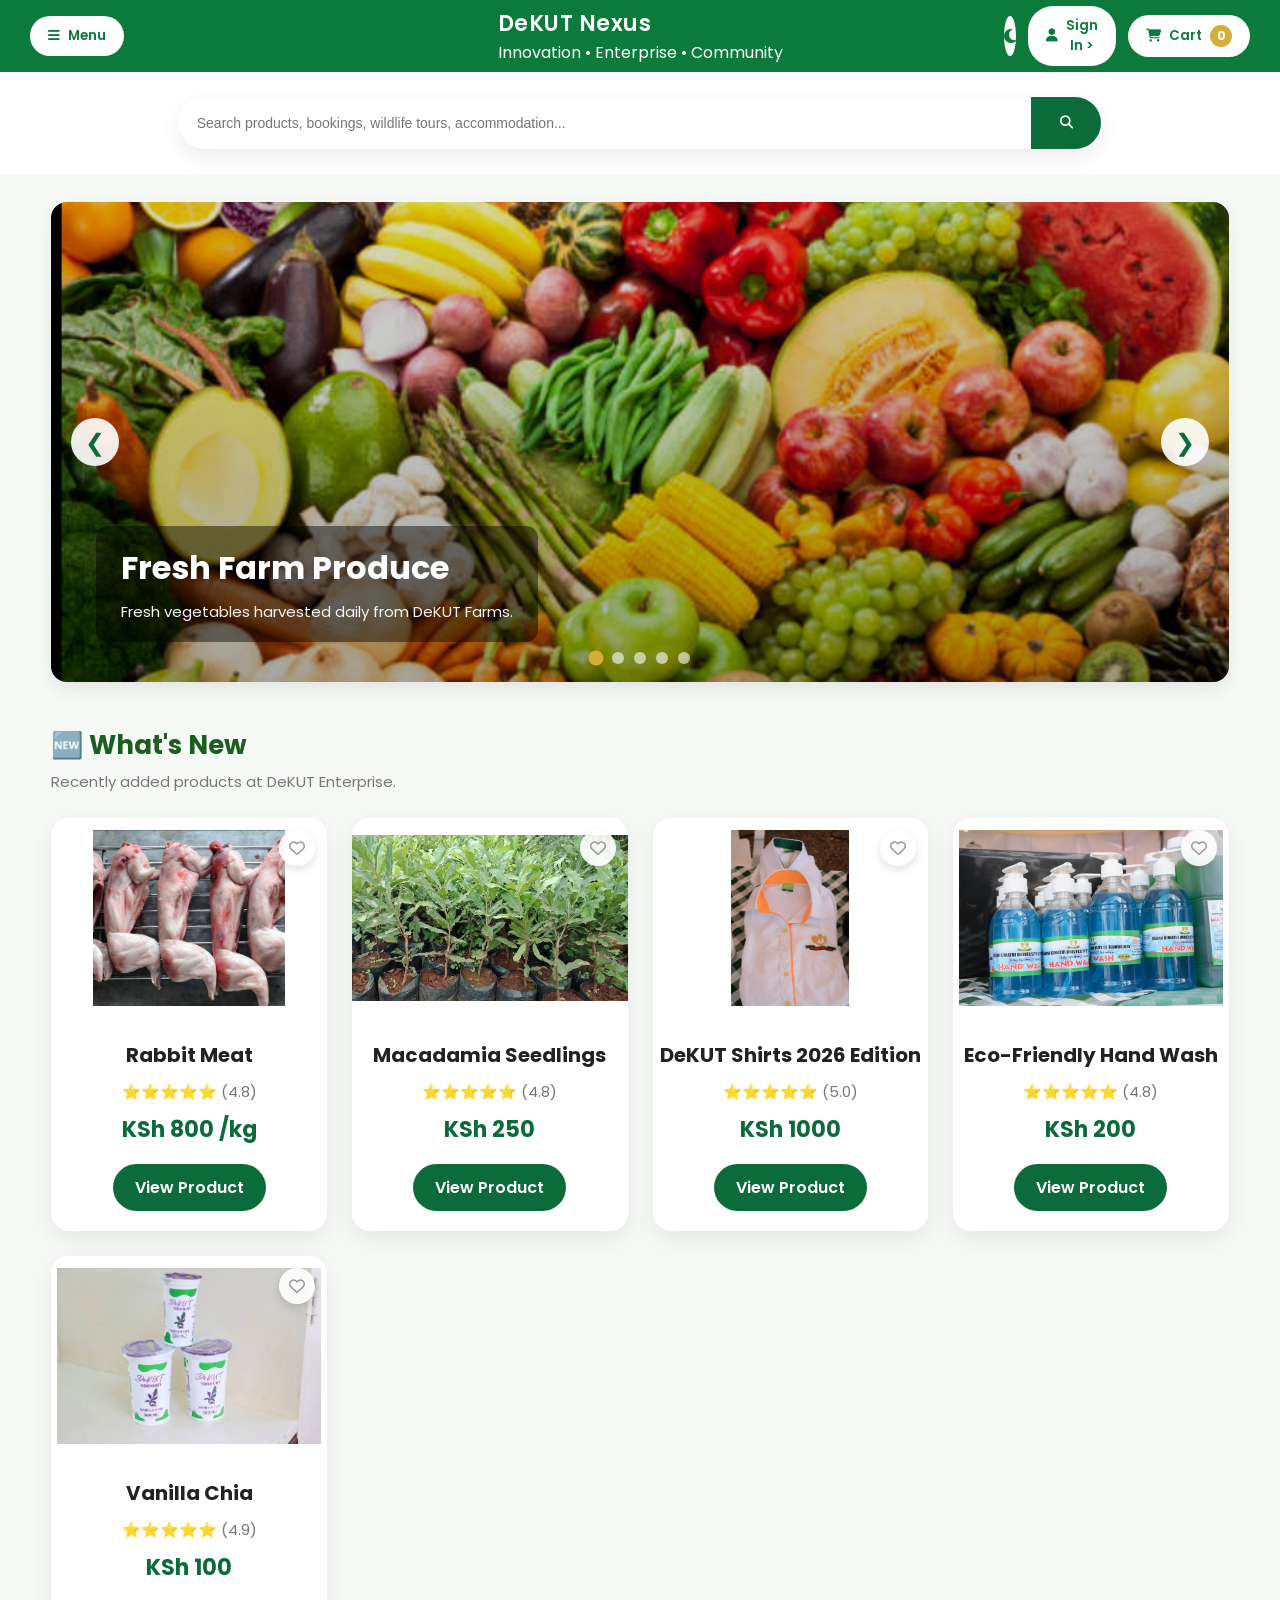
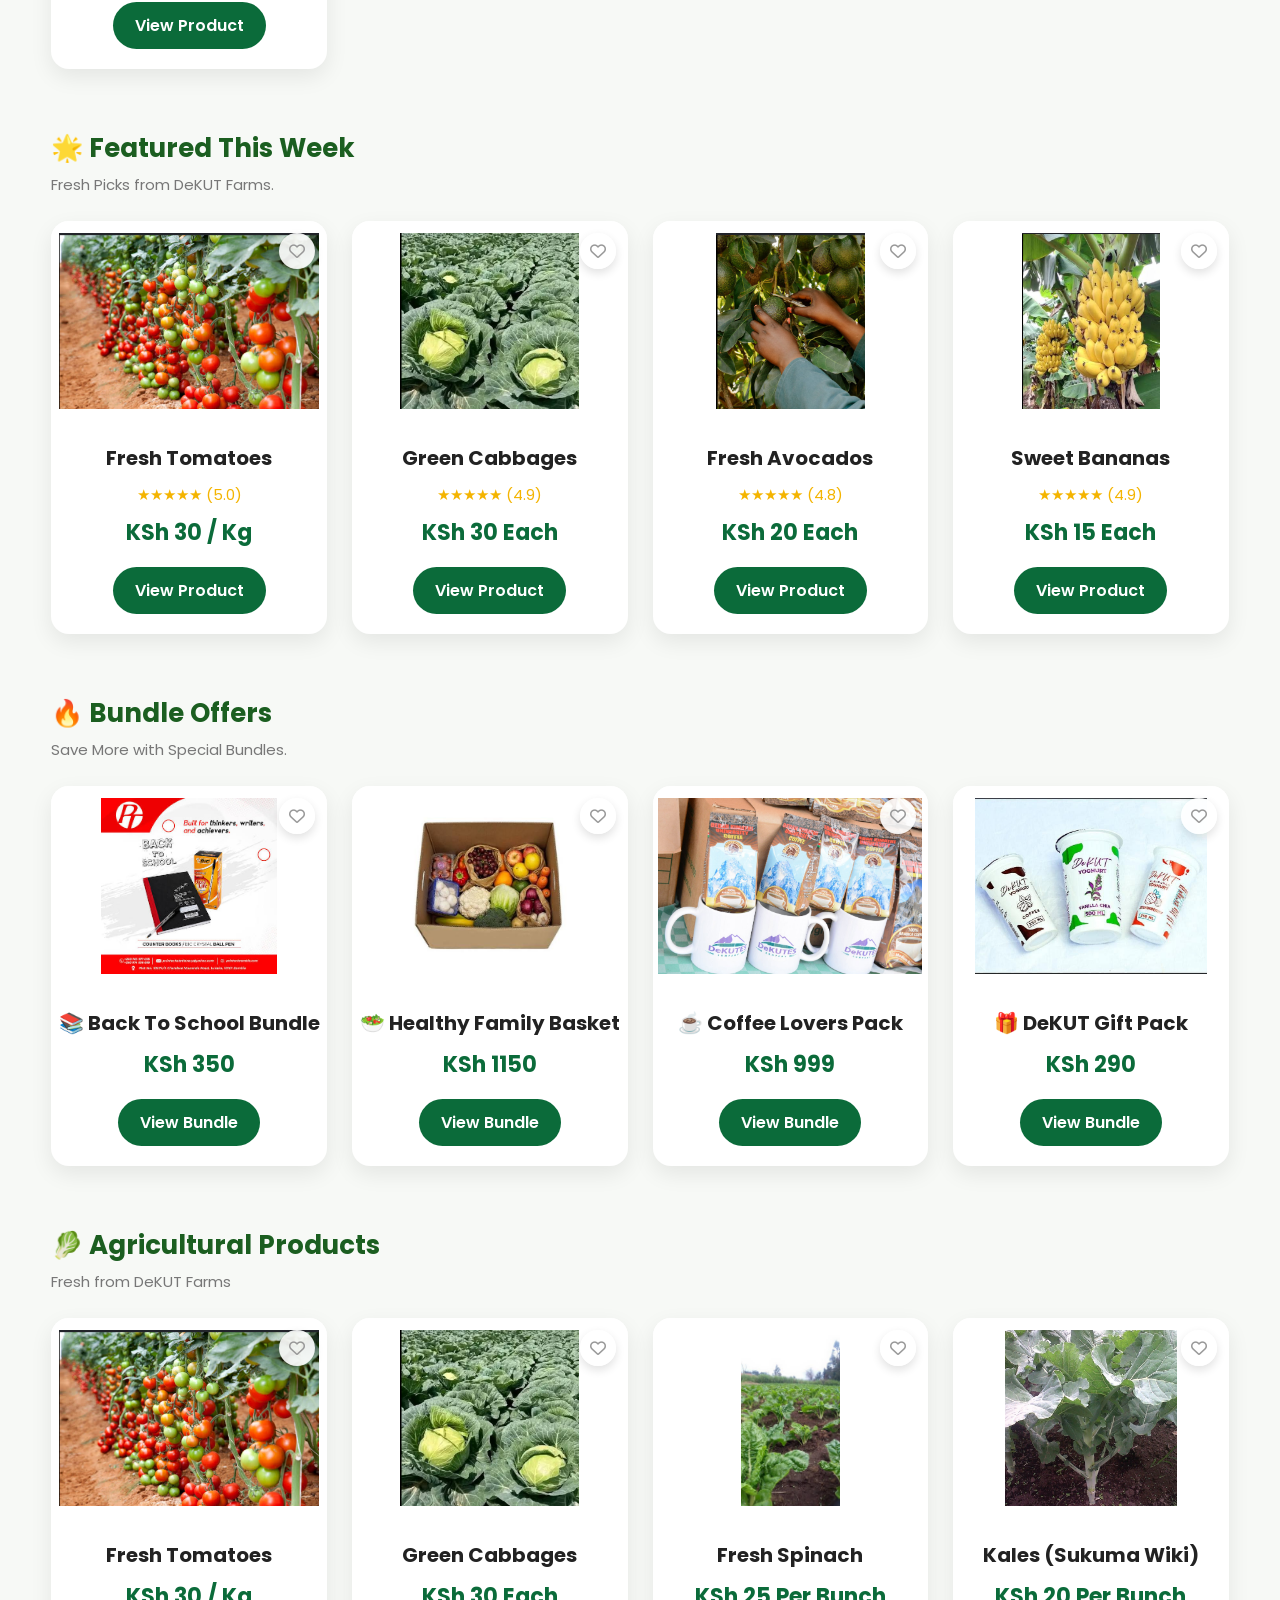
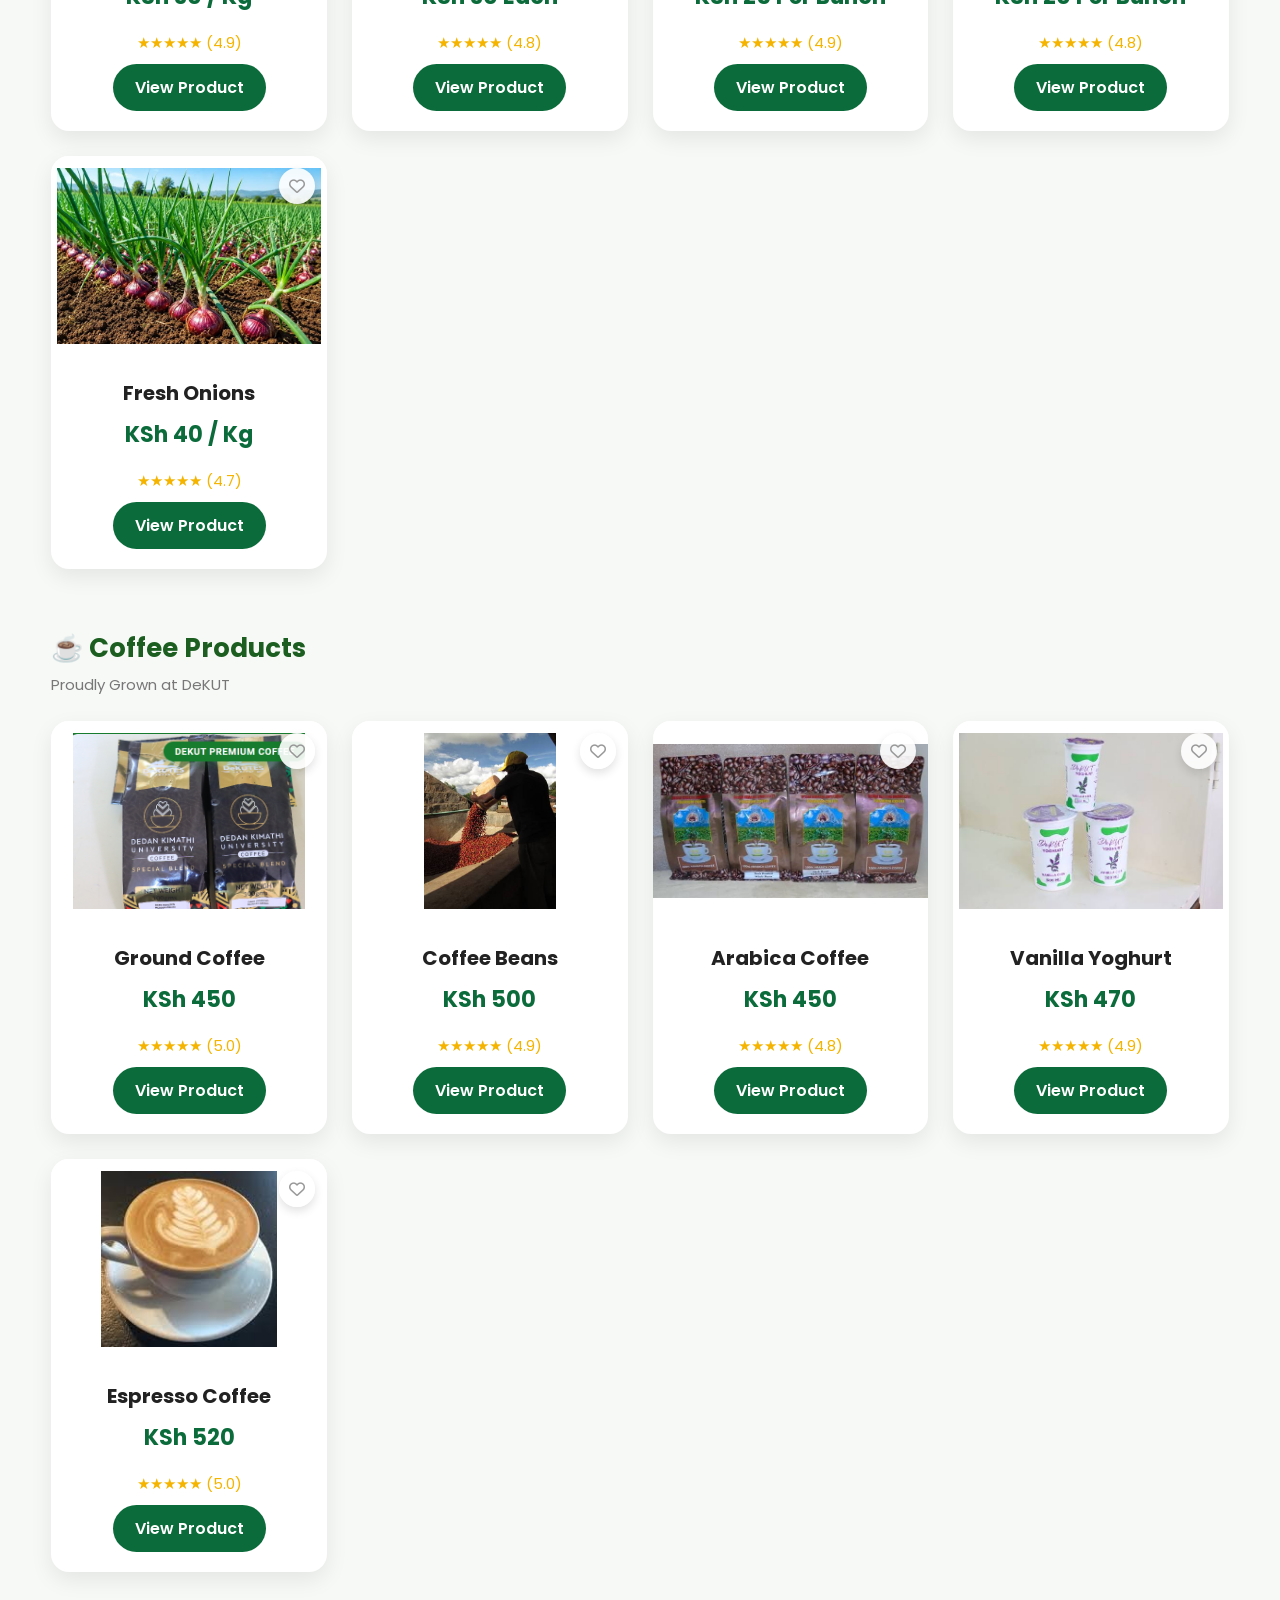
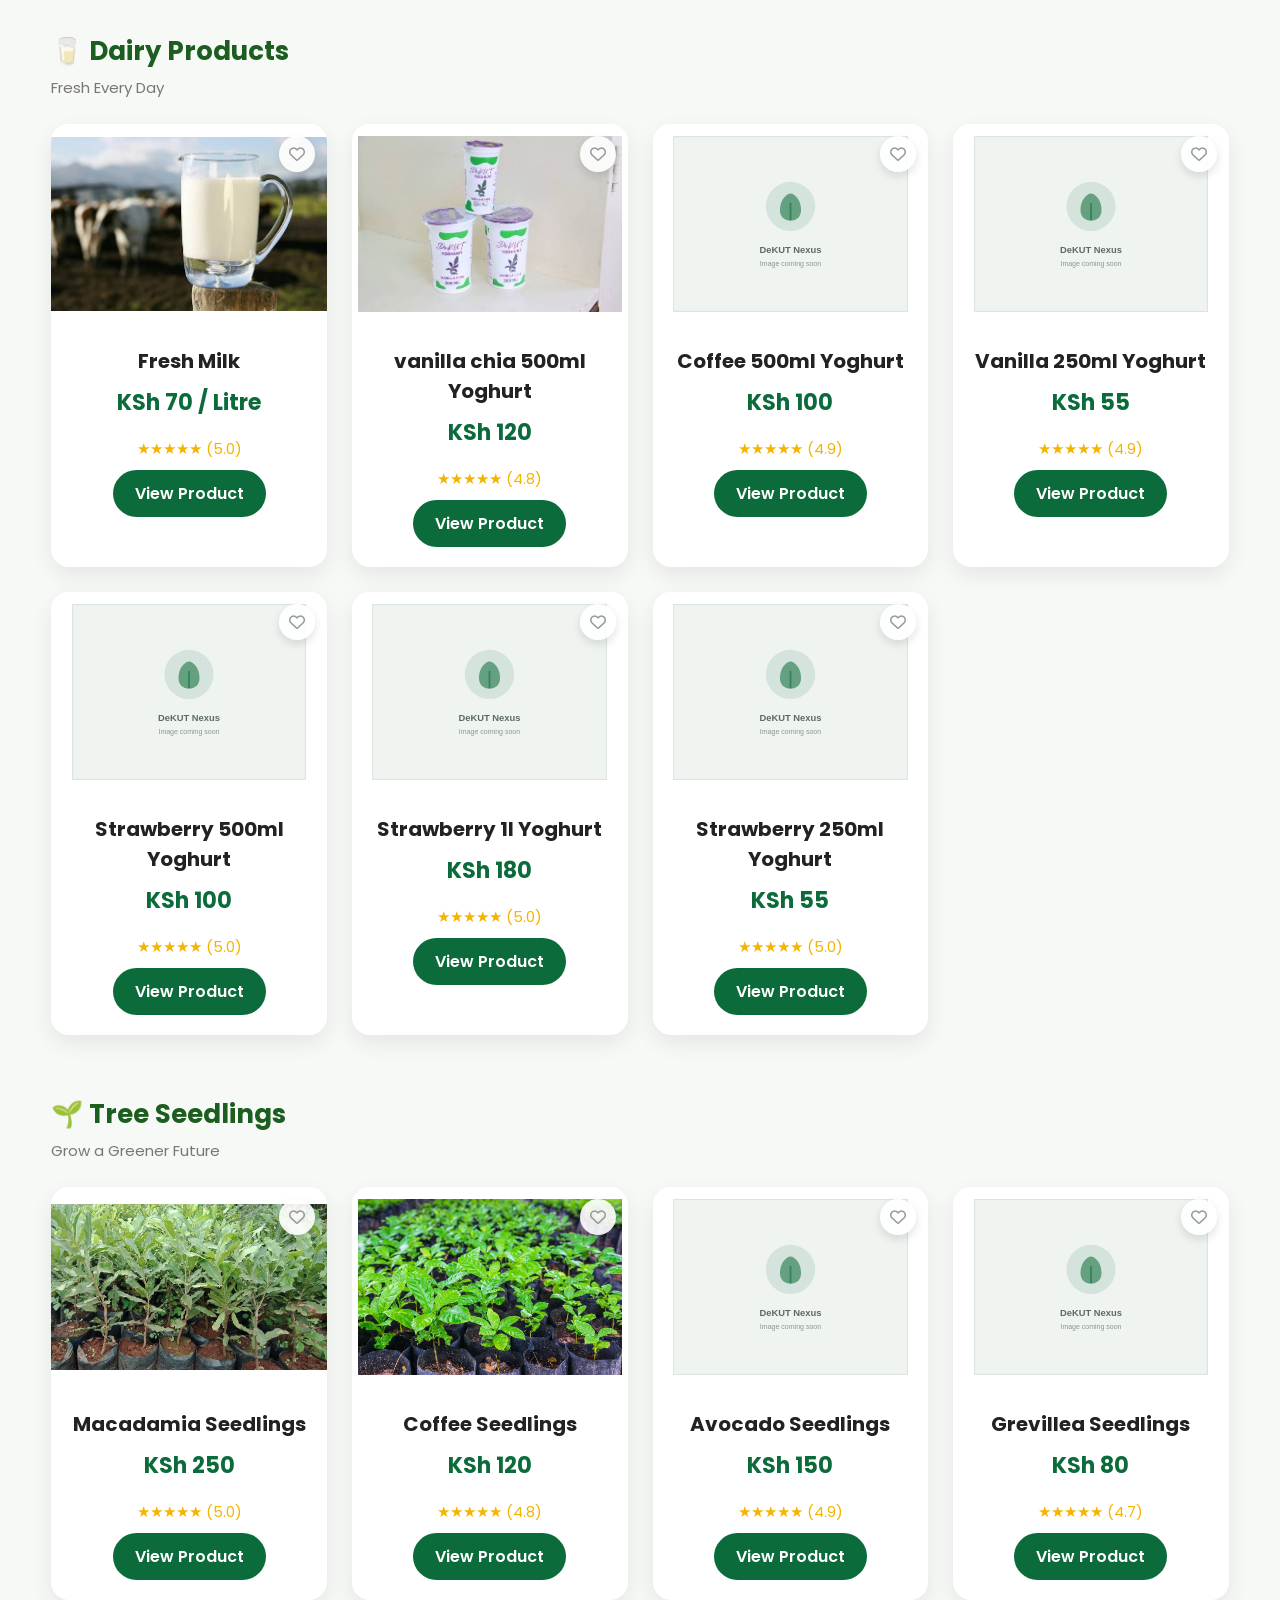
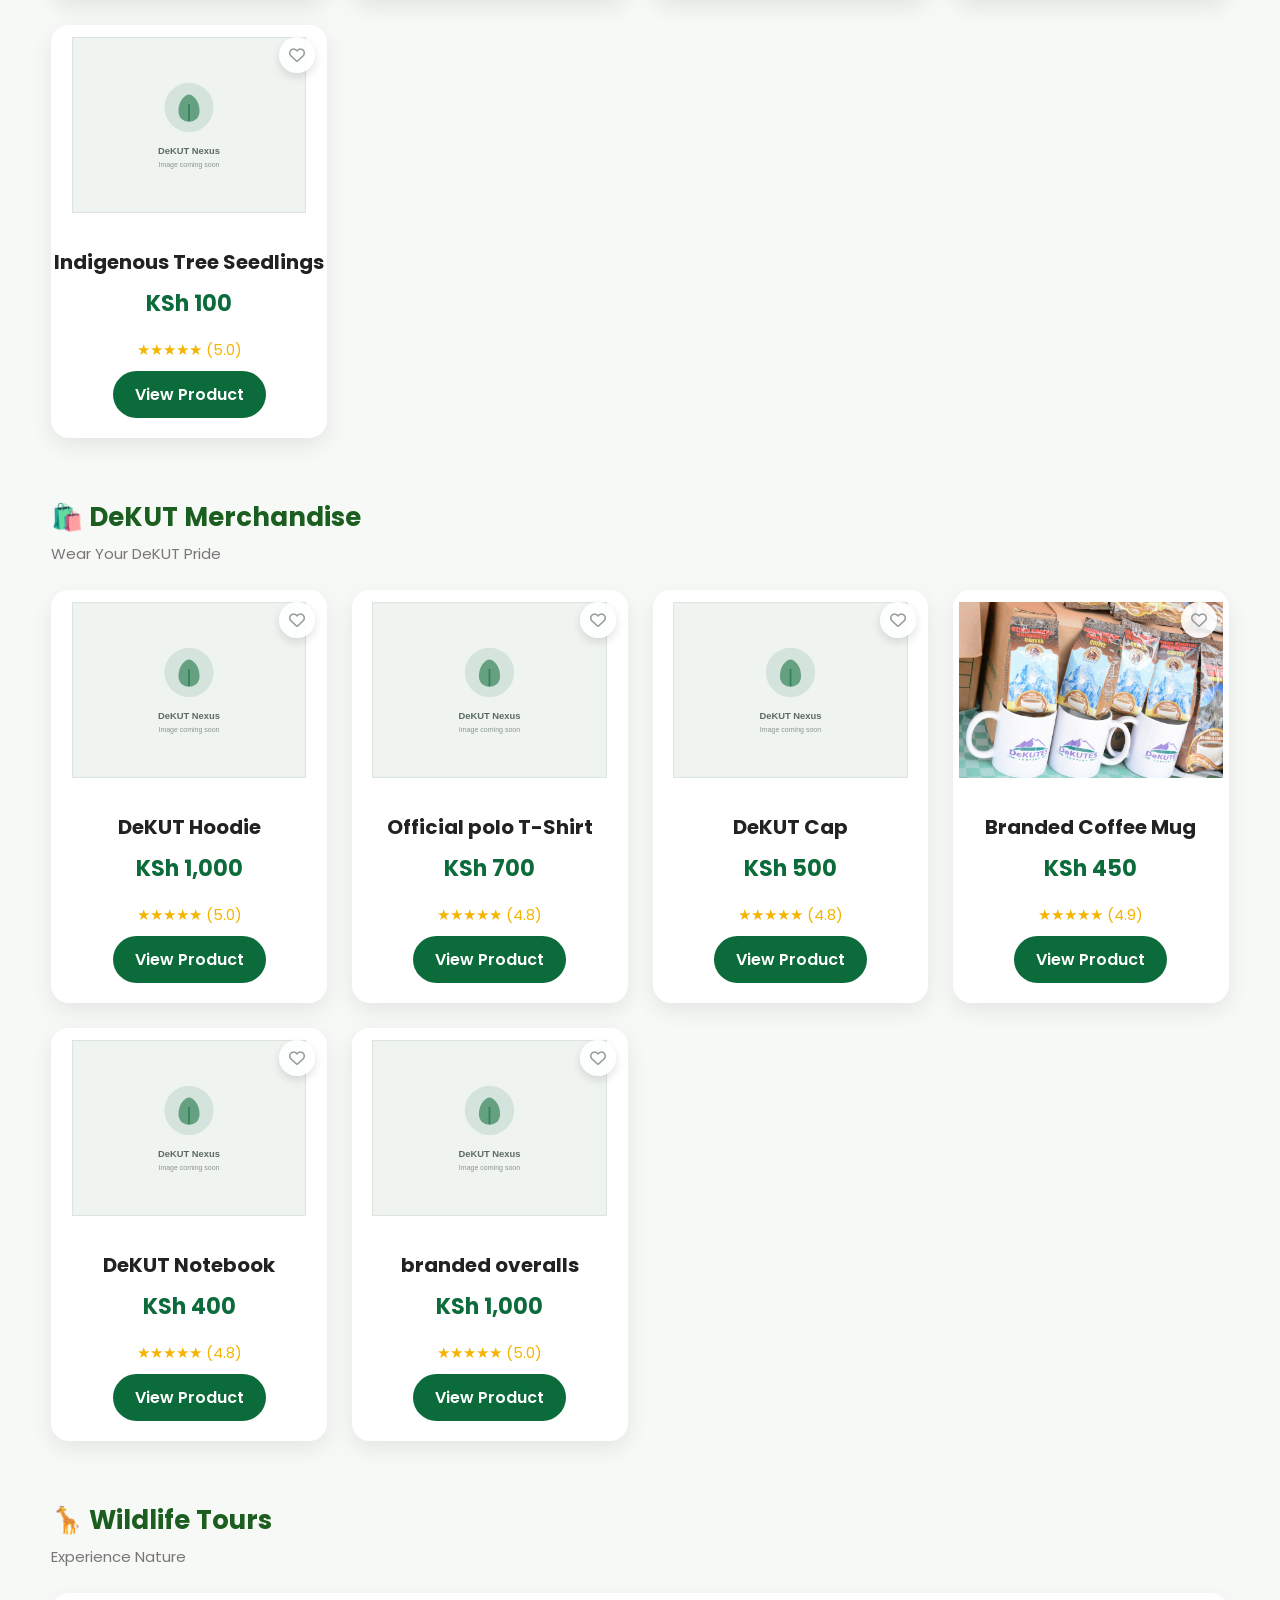
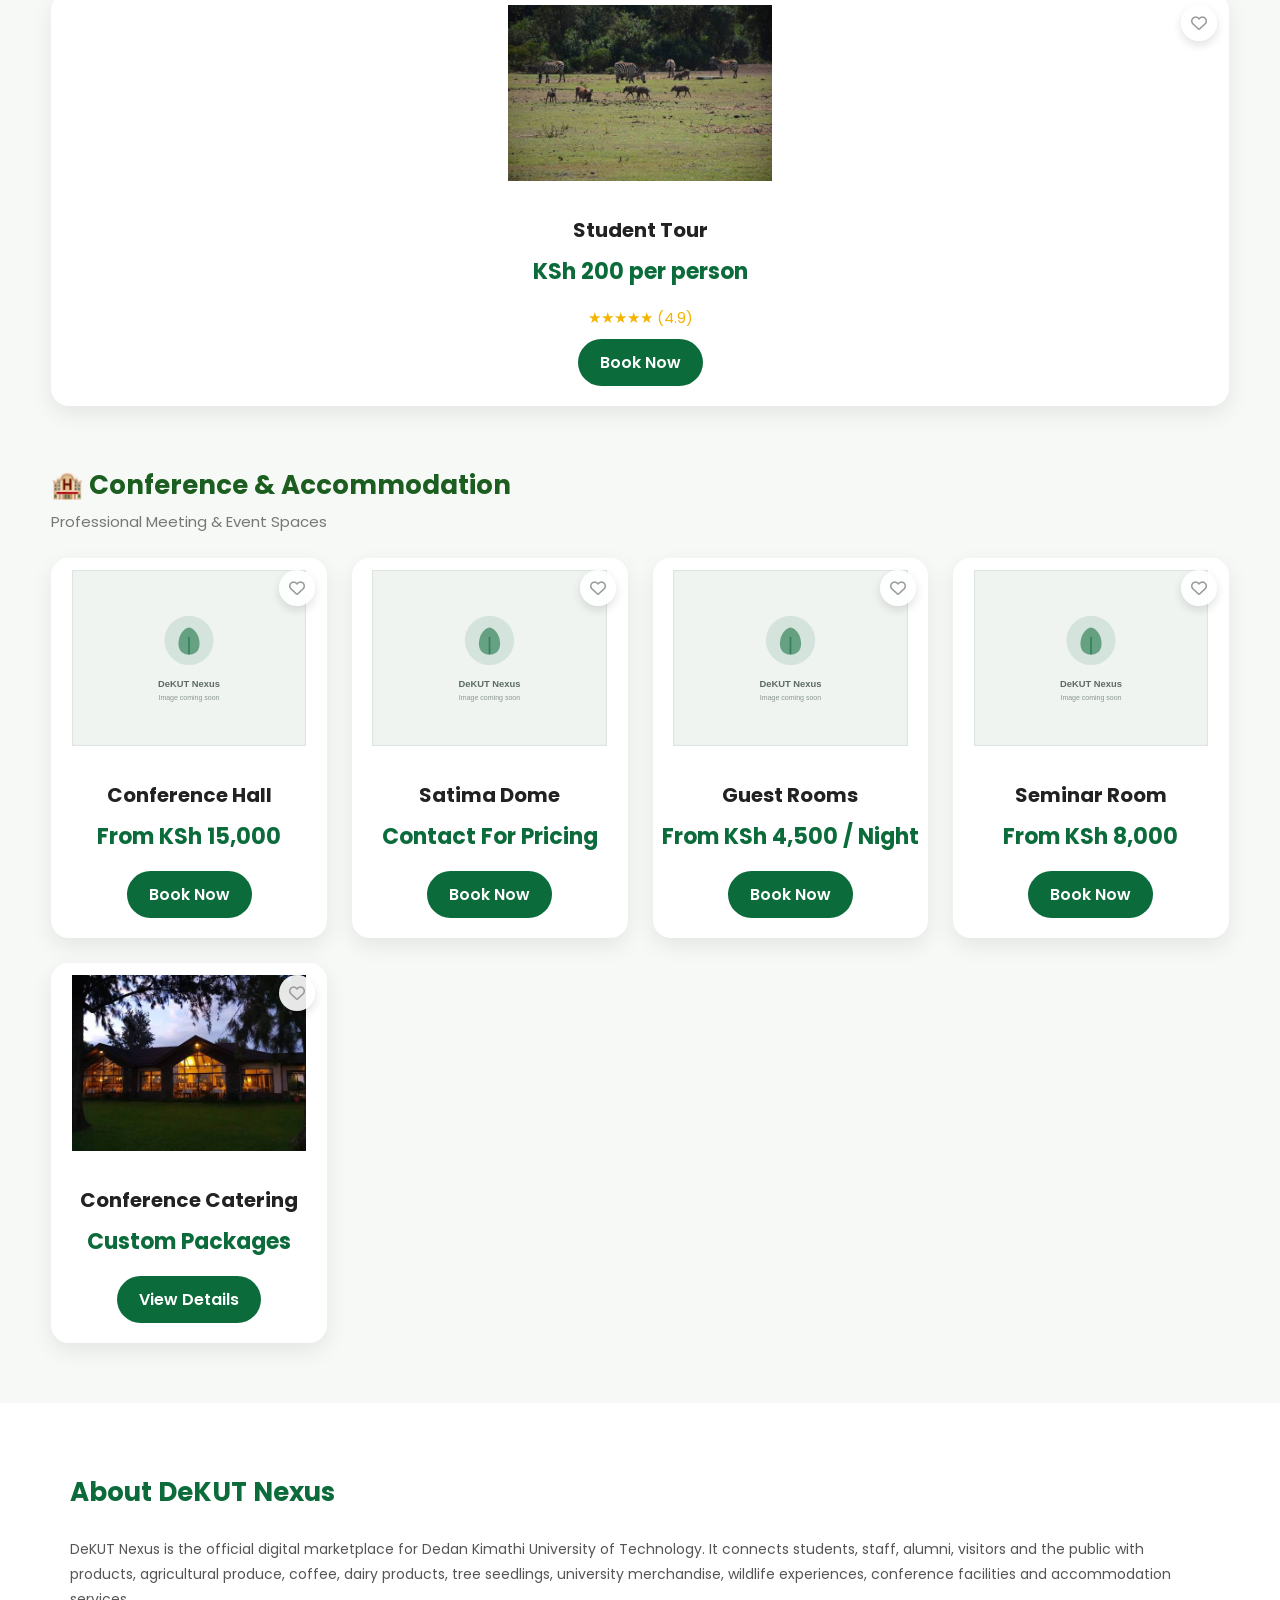
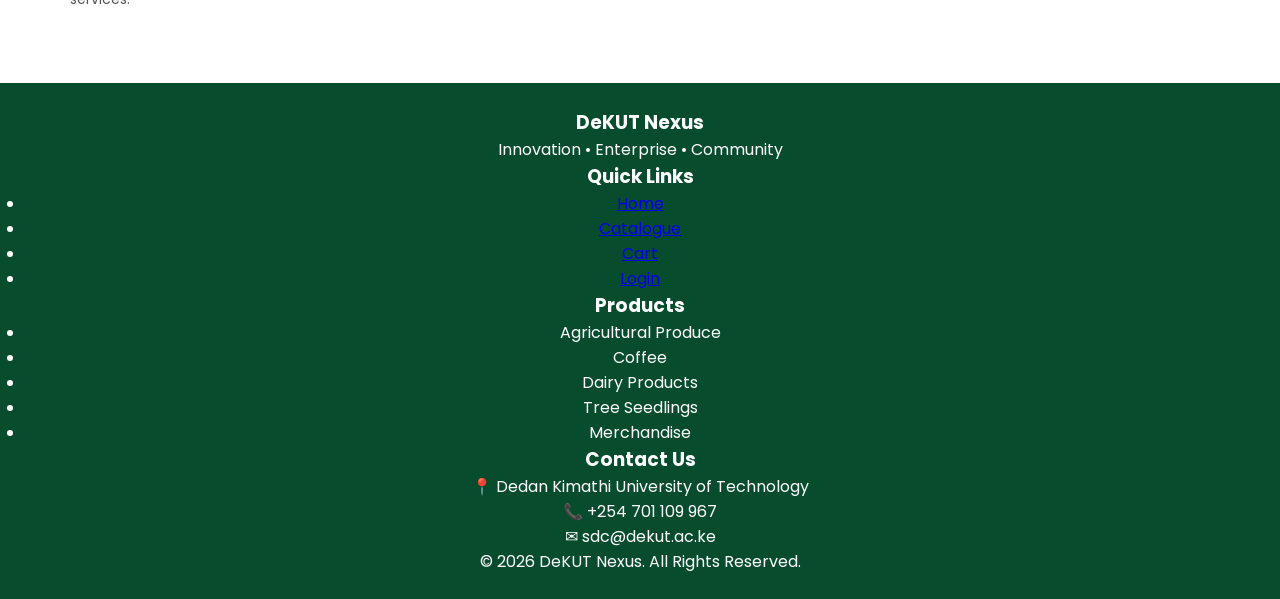
<file: frontend/index.html>
<!DOCTYPE html>

<html lang="en">
<head>
<meta charset="utf-8"/>
<meta content="width=device-width, initial-scale=1.0" name="viewport"/>
<title>DeKUT Nexus</title>
<script>
(function () {
    try {
        var s = JSON.parse(localStorage.getItem("dekutSettings") || "{}");
        document.documentElement.setAttribute("data-theme", s.darkMode ? "dark" : "light");
    } catch (e) {}
})();
</script>
<!-- Google Font -->
<link href="https://fonts.googleapis.com" rel="preconnect"/>
<link crossorigin="" href="https://fonts.gstatic.com" rel="preconnect"/>
<link href="https://fonts.googleapis.com/css2?family=Poppins:wght@300;400;500;600;700&amp;display=swap" rel="stylesheet"/>
<!-- Font Awesome -->
<link href="https://cdnjs.cloudflare.com/ajax/libs/font-awesome/6.6.0/css/all.min.css" rel="stylesheet"/>
<!-- Main Styles -->
<link href="css/style.css" rel="stylesheet"/>
<link href="css/user-menu.css" rel="stylesheet">
</head>
<body>
<!-- ========================================================= -->
<!-- HEADER -->
<!-- ========================================================= -->
<header class="main-header">
<div class="left-header">
<button class="menu-btn" id="openMenu">
<i class="fa-solid fa-bars"></i>

                Menu

            </button>
</div>
<div class="center-header">
<div>
<h1>DeKUT Nexus</h1>
<p>Innovation • Enterprise • Community</p>
</div>
</div>
<div class="right-header">
<button class="signin-btn">
<i class="fa-solid fa-user"></i>

                Sign In &gt;

            </button>
<button class="cart-btn">
<i class="fa-solid fa-cart-shopping"></i>

                Cart

                <span class="cart-count">

                    0

                </span>
</button>
</div>
</header>
<!-- ========================================================= -->
<!-- SEARCH BAR -->
<!-- ========================================================= -->
<section class="search-section">
<div class="search-container">
<input id="searchInput" placeholder="Search products, bookings, wildlife tours, accommodation..." type="text"/>
<button id="searchBtn">
<i class="fa-solid fa-magnifying-glass"></i>
</button>
</div>
</section>
<!-- ========================================================= -->
<!-- HERO SLIDESHOW -->
<!-- ========================================================= -->
<section class="hero-slider">
<div class="slide active">
<img alt="Fresh Vegetables" src="images/banners/vegetables.png"/>
<div class="slide-content">
<h2>Fresh Farm Produce</h2>
<p>Fresh vegetables harvested daily from DeKUT Farms.</p>
</div>
</div>
<div class="slide">
<img alt="Dairy" src="images/banners/dairy.png"/>
<div class="slide-content">
<h2>Fresh Dairy Products</h2>
<p>Milk and yoghurt produced fresh every day.</p>
</div>
</div>
<div class="slide">
<img alt="Coffee" src="images/banners/dekut coffee.png"/>
<div class="slide-content">
<h2>Premium Coffee</h2>
<p>Proudly grown and processed at DeKUT.</p>
</div>
</div>
<div class="slide">
<img alt="Wildlife" src="images/placeholder.svg"/>
<div class="slide-content">
<h2>Wildlife Conservancy</h2>
<p>Experience nature through guided wildlife tours.</p>
</div>
</div>
<div class="slide">
<img alt="Conference" src="images/placeholder.svg"/>
<div class="slide-content">
<h2>Conference &amp; Accommodation</h2>
<p>Professional venues for meetings, events and accommodation.</p>
</div>
</div>
<button class="prev-slide">❮</button>
<button class="next-slide">❯</button>
<div class="slider-dots">
<span class="dot active"></span>
<span class="dot"></span>
<span class="dot"></span>
<span class="dot"></span>
<span class="dot"></span>
</div>
</section>
<!-- ========================================================= -->
<!-- WHAT'S NEW -->
<!-- ========================================================= -->
<section class="category-section">
<div class="section-header">
<h2>🆕 What's New</h2>
<p>Recently added products at DeKUT Enterprise.</p>
</div>
<div class="product-grid">
<div class="product-card">
<img alt="Rabbit Meat" src="images/products/rabbitmeat.png"/>
<h3>Rabbit Meat</h3>
<div class="rating">
                ⭐⭐⭐⭐⭐
                <span>(4.8)</span>
</div>
<div class="price">
                KSh 800 /kg
            </div>
<a class="view-btn" href="pages/product.html?id=1">
                View Product
            </a>
</div>
<div class="product-card">
<img alt="Macadamia Seedlings" src="images/products/macadamia seedlings.png"/>
<h3>Macadamia Seedlings</h3>
<div class="rating">
                ⭐⭐⭐⭐⭐
                <span>(4.8)</span>
</div>
<div class="price">
                KSh 250
            </div>
<a class="view-btn" href="pages/product.html?id=2">
                View Product
            </a>
</div>
<div class="product-card">
<img alt="DeKUT Shirts" src="images/products/shirts.png"/>
<h3>DeKUT Shirts 2026 Edition</h3>
<div class="rating">
                ⭐⭐⭐⭐⭐
                <span>(5.0)</span>
</div>
<div class="price">
                KSh 1000
            </div>
<a class="view-btn" href="pages/product.html?id=3">
                View Product
            </a>
</div>
<div class="product-card">
<img alt="Hand Wash" src="images/products/handwash.png"/>
<h3>Eco-Friendly Hand Wash</h3>
<div class="rating">
                ⭐⭐⭐⭐⭐
                <span>(4.8)</span>
</div>
<div class="price">
                KSh 200
            </div>
<a class="view-btn" href="pages/product.html?id=4">
                View Product
            </a>
</div>
<div class="product-card">
<img alt="Vanilla Chia" src="images/products/vanilla chia.png"/>
<h3>Vanilla Chia</h3>
<div class="rating">
                ⭐⭐⭐⭐⭐
                <span>(4.9)</span>
</div>
<div class="price">
                KSh 100
            </div>
<a class="view-btn" href="pages/product.html?id=5">
                View Product
            </a>
</div>
</div>

</section>
<!-- ========================================================= -->
<!-- FEATURED THIS WEEK -->
<!-- ========================================================= -->
<section class="category-section">
<div class="section-header">
<h2>🌟 Featured This Week</h2>
<p>Fresh Picks from DeKUT Farms.</p>
</div>
<div class="product-grid">
<div class="product-card">
<img alt="Tomatoes" src="images/products/tomatoes.png"/>
<h3>Fresh Tomatoes</h3>
<p class="rating">★★★★★ (5.0)</p>
<p class="price">KSh 30 / Kg</p>
<a class="view-btn" href="pages/product.html?id=6">View Product</a>
</div>
<div class="product-card">
<img alt="Cabbages" src="images/products/cabbages.png"/>
<h3>Green Cabbages</h3>
<p class="rating">★★★★★ (4.9)</p>
<p class="price">KSh 30 Each</p>
<a class="view-btn" href="pages/product.html?id=7">View Product</a>
</div>
<div class="product-card">
<img alt="Avocados" src="images/products/avocados.png"/>
<h3>Fresh Avocados</h3>
<p class="rating">★★★★★ (4.8)</p>
<p class="price">KSh 20 Each</p>
<a class="view-btn" href="pages/product.html?id=8">View Product</a>
</div>
<div class="product-card">
<img alt="Bananas" src="images/products/bananas.png"/>
<h3>Sweet Bananas</h3>
<p class="rating">★★★★★ (4.9)</p>
<p class="price">KSh 15 Each</p>
<a class="view-btn" href="pages/product.html?id=9">View Product</a>
</div>
</div>
</section>
<!-- ========================================================= -->
<!-- BUNDLE OFFERS -->
<!-- ========================================================= -->
<section class="category-section">
<div class="section-header">
<h2>🔥 Bundle Offers</h2>
<p>Save More with Special Bundles.</p>
</div>
<div class="product-grid">
<div class="product-card">
<img alt="Back To School Bundle" src="images/products/back2skool.png"/>
<h3>📚 Back To School Bundle</h3>
<p class="price">KSh 350</p>
<a class="view-btn" href="pages/product.html?id=10">View Bundle</a>
</div>
<div class="product-card">
<img alt="Healthy Family Basket" src="images/products/healthy family.png"/>
<h3>🥗 Healthy Family Basket</h3>
<p class="price">KSh 1150</p>
<a class="view-btn" href="pages/product.html?id=11">View Bundle</a>
</div>
<div class="product-card">
<img alt="Coffee Lovers Pack" src="images/products/branded coffee mugs .png"/>
<h3>☕ Coffee Lovers Pack</h3>
<p class="price">KSh 999</p>
<a class="view-btn" href="pages/product.html?id=12">View Bundle</a>
</div>
<div class="product-card">
<img alt="DeKUT Gift Pack" src="images/products/mega pack.png"/>
<h3>🎁 DeKUT Gift Pack</h3>
<p class="price">KSh 290</p>
<a class="view-btn" href="pages/product.html?id=13">View Bundle</a>
</div>
</div>
</section>
<!-- ========================================================= -->
<!-- AGRICULTURAL PRODUCTS -->
<!-- ========================================================= -->
<section class="category-section">
<div class="section-header">
<h2>🥬 Agricultural Products</h2>
<p>Fresh from DeKUT Farms</p>
</div>
<div class="product-grid">
<div class="product-card">
<img alt="Tomatoes" src="images/products/tomatoes.png"/>
<h3>Fresh Tomatoes</h3>
<p class="price">KSh 30 / Kg</p>
<p class="rating">★★★★★ (4.9)</p>
<a class="view-btn" href="pages/product.html?id=14">
                    View Product
                </a>
</div>
<div class="product-card">
<img alt="Cabbages" src="images/products/cabbages.png"/>
<h3>Green Cabbages</h3>
<p class="price">KSh 30 Each</p>
<p class="rating">★★★★★ (4.8)</p>
<a class="view-btn" href="pages/product.html?id=15">
                    View Product
                </a>
</div>
<div class="product-card">
<img alt="Spinach" src="images/products/mafakee.png"/>
<h3>Fresh Spinach</h3>
<p class="price">KSh 25 Per Bunch</p>
<p class="rating">★★★★★ (4.9)</p>
<a class="view-btn" href="pages/product.html?id=16">
                    View Product
                </a>
</div>
<div class="product-card">
<img alt="Kales" src="images/products/kales.png"/>
<h3>Kales (Sukuma Wiki)</h3>
<p class="price">KSh 20 Per Bunch</p>
<p class="rating">★★★★★ (4.8)</p>
<a class="view-btn" href="pages/product.html?id=17">
                    View Product
                </a>
</div>
<div class="product-card">
<img alt="Onions" src="images/onions.png"/>
<h3>Fresh Onions</h3>
<p class="price">KSh 40 / Kg</p>
<p class="rating">★★★★★ (4.7)</p>
<a class="view-btn" href="pages/product.html?id=18">
                    View Product
                </a>
</div>
</div>
</section>
<!-- ========================================================= -->
<!-- COFFEE PRODUCTS -->
<!-- ========================================================= -->
<section class="category-section">
<div class="section-header">
<h2>☕ Coffee Products</h2>
<p>Proudly Grown at DeKUT</p>
</div>
<div class="product-grid">
<div class="product-card">
<img alt="Ground Coffee" src="images/products/dekut coffee.png"/>
<h3>Ground Coffee</h3>
<p class="price">KSh 450</p>
<p class="rating">★★★★★ (5.0)</p>
<a class="view-btn" href="pages/product.html?id=19">
                    View Product
                </a>
</div>
<div class="product-card">
<img alt="Coffee Beans" src="images/products/coffee mbosho.png"/>
<h3>Coffee Beans</h3>
<p class="price">KSh 500</p>
<p class="rating">★★★★★ (4.9)</p>
<a class="view-btn" href="pages/product.html?id=20">
                    View Product
                </a>
</div>
<div class="product-card">
<img alt="Arabica Coffee" src="images/products/Arabica.png"/>
<h3>Arabica Coffee</h3>
<p class="price">KSh 450</p>
<p class="rating">★★★★★ (4.8)</p>
<a class="view-btn" href="pages/product.html?id=21">
                    View Product
                </a>
</div>
<div class="product-card">
<img alt="Vanilla Yoghurt" src="images/products/vanilla chia.png"/>
<h3>Vanilla Yoghurt</h3>
<p class="price">KSh 470</p>
<p class="rating">★★★★★ (4.9)</p>
<a class="view-btn" href="pages/product.html?id=22">
                    View Product
                </a>
</div>
<div class="product-card">
<img alt="Espresso" src="images/products/Expresso.png"/>
<h3>Espresso Coffee</h3>
<p class="price">KSh 520</p>
<p class="rating">★★★★★ (5.0)</p>
<a class="view-btn" href="pages/product.html?id=23">
                    View Product
                </a>
</div>
</div>
</section>
<!-- ========================================================= -->
<!-- DAIRY PRODUCTS -->
<!-- ========================================================= -->
<section class="category-section">
<div class="section-header">
<h2>🥛 Dairy Products</h2>
<p>Fresh Every Day</p>
</div>
<div class="product-grid">
<div class="product-card">
<img alt="Fresh Milk" src="images/products/iria.png"/>
<h3>Fresh Milk</h3>
<p class="price">KSh 70 / Litre</p>
<p class="rating">★★★★★ (5.0)</p>
<a class="view-btn" href="pages/product.html?id=24">
                    View Product
                </a>
</div>
<div class="product-card">
<img alt="vanilla chia Yoghurt" src="images/products/vanilla chia.png"/>
<h3>vanilla chia 500ml Yoghurt</h3>
<p class="price">KSh 120</p>
<p class="rating">★★★★★ (4.8)</p>
<a class="view-btn" href="pages/product.html?id=25">
                    View Product
                </a>
</div>
<div class="product-card">
<img alt="Mango Yoghurt" src="images/placeholder.svg"/>
<h3>Coffee 500ml Yoghurt</h3>
<p class="price">KSh 100</p>
<p class="rating">★★★★★ (4.9)</p>
<a class="view-btn" href="pages/product.html?id=26">
                    View Product
                </a>
</div>
<div class="product-card">
<img alt="Vanilla Yoghurt" src="images/placeholder.svg"/>
<h3>Vanilla 250ml Yoghurt</h3>
<p class="price">KSh 55</p>
<p class="rating">★★★★★ (4.9)</p>
<a class="view-btn" href="pages/product.html?id=27">
                    View Product
                </a>
</div>
<div class="product-card">
<img alt="Strawberry Yoghurt" src="images/placeholder.svg"/>
<h3>Strawberry 500ml Yoghurt</h3>
<p class="price">KSh 100</p>
<p class="rating">★★★★★ (5.0)</p>
<a class="view-btn" href="pages/product.html?id=28">
                    View Product
                </a>
</div>
<div class="product-card">
<img alt="Strawberry Yoghurt" src="images/placeholder.svg"/>
<h3>Strawberry 1l Yoghurt</h3>
<p class="price">KSh 180</p>
<p class="rating">★★★★★ (5.0)</p>
<a class="view-btn" href="pages/product.html?id=29">
                    View Product
                </a>
</div>
<div class="product-card">
<img alt="Strawberry Yoghurt" src="images/placeholder.svg"/>
<h3>Strawberry 250ml Yoghurt</h3>
<p class="price">KSh 55</p>
<p class="rating">★★★★★ (5.0)</p>
<a class="view-btn" href="pages/product.html?id=30">
                    View Product
                </a>
</div>
</div>
</section>
<!-- ========================================================= -->
<!-- TREE SEEDLINGS -->
<!-- ========================================================= -->
<section class="category-section">
<div class="section-header">
<h2>🌱 Tree Seedlings</h2>
<p>Grow a Greener Future</p>
</div>
<div class="product-grid">
<div class="product-card">
<img alt="Macadamia Seedlings" src="images/products/macadamia seedlings.png"/>
<h3>Macadamia Seedlings</h3>
<p class="price">KSh 250</p>
<p class="rating">★★★★★ (5.0)</p>
<a class="view-btn" href="pages/product.html?id=31">
                    View Product
                </a>
</div>
<div class="product-card">
<img alt="Coffee Seedlings" src="images/products/coffe seedlings.png"/>
<h3>Coffee Seedlings</h3>
<p class="price">KSh 120</p>
<p class="rating">★★★★★ (4.8)</p>
<a class="view-btn" href="pages/product.html?id=32">
                    View Product
                </a>
</div>
<div class="product-card">
<img alt="Avocado Seedlings" src="images/placeholder.svg"/>
<h3>Avocado Seedlings</h3>
<p class="price">KSh 150</p>
<p class="rating">★★★★★ (4.9)</p>
<a class="view-btn" href="pages/product.html?id=33">
                    View Product
                </a>
</div>
<div class="product-card">
<img alt="Grevillea" src="images/placeholder.svg"/>
<h3>Grevillea Seedlings</h3>
<p class="price">KSh 80</p>
<p class="rating">★★★★★ (4.7)</p>
<a class="view-btn" href="pages/product.html?id=34">
                    View Product
                </a>
</div>
<div class="product-card">
<img alt="Indigenous Tree" src="images/placeholder.svg"/>
<h3>Indigenous Tree Seedlings</h3>
<p class="price">KSh 100</p>
<p class="rating">★★★★★ (5.0)</p>
<a class="view-btn" href="pages/product.html?id=35">
                    View Product
                </a>
</div>
</div>
</section>
<!-- ========================================================= -->
<!-- DeKUT MERCHANDISE -->
<!-- ========================================================= -->
<section class="category-section">
<div class="section-header">
<h2>🛍️ DeKUT Merchandise</h2>
<p>Wear Your DeKUT Pride</p>
</div>
<div class="product-grid">
<div class="product-card">
<img alt="Hoodie" src="images/placeholder.svg"/>
<h3>DeKUT Hoodie</h3>
<p class="price">KSh 1,000</p>
<p class="rating">★★★★★ (5.0)</p>
<a class="view-btn" href="pages/product.html?id=36">
                    View Product
                </a>
</div>
<div class="product-card">
<img alt="T-Shirt" src="images/placeholder.svg"/>
<h3>Official polo T-Shirt</h3>
<p class="price">KSh 700</p>
<p class="rating">★★★★★ (4.8)</p>
<a class="view-btn" href="pages/product.html?id=37">
                    View Product
                </a>
</div>
<div class="product-card">
<img alt="Cap" src="images/placeholder.svg"/>
<h3>DeKUT Cap</h3>
<p class="price">KSh 500</p>
<p class="rating">★★★★★ (4.8)</p>
<a class="view-btn" href="pages/product.html?id=38">
                    View Product
                </a>
</div>
<div class="product-card">
<img alt="Coffee Mug" src="images/products/branded coffee mugs .png"/>
<h3>Branded Coffee Mug</h3>
<p class="price">KSh 450</p>
<p class="rating">★★★★★ (4.9)</p>
<a class="view-btn" href="pages/product.html?id=39">
                    View Product
                </a>
</div>
<div class="product-card">
<img alt="Notebook" src="images/placeholder.svg"/>
<h3>DeKUT Notebook</h3>
<p class="price">KSh 400</p>
<p class="rating">★★★★★ (4.8)</p>
<a class="view-btn" href="pages/product.html?id=40">
                    View Product
                </a>
</div>
<div class="product-grid">
<div class="product-card">
<img alt="Hoodie" src="images/placeholder.svg"/>
<h3>branded overalls</h3>
<p class="price">KSh 1,000</p>
<p class="rating">★★★★★ (5.0)</p>
<a class="view-btn" href="pages/product.html?id=41">
                        View Product
                    </a>
</div>
</div>
</div></section>
<!-- ========================================================= -->
<!-- WILDLIFE TOURS -->
<!-- ========================================================= -->
<section class="category-section">
<div class="section-header">
<h2>🦒 Wildlife Tours</h2>
<p>Experience Nature</p>
</div>
<div class="product-card">
<img alt="Student Tour" src="images/wildlife/zebras.png"/>
<h3>Student Tour</h3>
<p class="price">KSh 200 per person</p>
<p class="rating">★★★★★ (4.9)</p>
<a class="view-btn" href="pages/product.html?id=42">Book Now</a>
</div>

</section>
<!-- ========================================================= -->
<!-- CONFERENCE & ACCOMMODATION -->
<!-- ========================================================= -->
<section class="category-section">
<div class="section-header">
<h2>🏨 Conference &amp; Accommodation</h2>
<p>Professional Meeting &amp; Event Spaces</p>
</div>
<div class="product-grid">
<div class="product-card">
<img alt="Conference Hall" src="images/placeholder.svg"/>
<h3>Conference Hall</h3>
<p class="price">From KSh 15,000</p>
<a class="view-btn" href="pages/product.html?id=43">Book Now</a>
</div>
<div class="product-card">
<img alt="Satima Dome" src="images/placeholder.svg"/>
<h3>Satima Dome</h3>
<p class="price">Contact For Pricing</p>
<a class="view-btn" href="pages/product.html?id=44">Book Now</a>
</div>
<div class="product-card">
<img alt="Guest Rooms" src="images/placeholder.svg"/>
<h3>Guest Rooms</h3>
<p class="price">From KSh 4,500 / Night</p>
<a class="view-btn" href="pages/product.html?id=45">Book Now</a>
</div>
<div class="product-card">
<img alt="Seminar Room" src="images/placeholder.svg"/>
<h3>Seminar Room</h3>
<p class="price">From KSh 8,000</p>
<a class="view-btn" href="pages/product.html?id=46">Book Now</a>
</div>
<div class="product-card">
<img alt="Catering" src="images/wildlife/restaurant.png"/>
<h3>Conference Catering</h3>
<p class="price">Custom Packages</p>
<a class="view-btn" href="pages/product.html?id=47">View Details</a>
</div>
</div>
</section>
<!-- ========================================================= -->
<!-- ABOUT -->
<!-- ========================================================= -->
<section class="about-dekut">
<h2>About DeKUT Nexus</h2>
<p>

            DeKUT Nexus is the official digital marketplace for Dedan Kimathi University of Technology. It connects
            students,
            staff, alumni, visitors and the public with products, agricultural produce, coffee, dairy products, tree
            seedlings, university merchandise, wildlife experiences, conference facilities and accommodation services.

        </p>
</section>
<!-- ========================================================= -->
<!-- FOOTER -->
<!-- ========================================================= -->
<footer class="footer">
<div class="footer-container">
<div class="footer-column">
<h3>DeKUT Nexus</h3>
<p>Innovation • Enterprise • Community</p>
</div>
<div class="footer-column">
<h3>Quick Links</h3>
<ul>
<li><a href="index.html">Home</a></li>
<li><a href="pages/catalogue.html">Catalogue</a></li>
<li><a href="pages/cart.html">Cart</a></li>
<li><a href="pages/login.html">Login</a></li>
</ul>
</div>
<div class="footer-column">
<h3>Products</h3>
<ul>
<li>Agricultural Produce</li>
<li>Coffee</li>
<li>Dairy Products</li>
<li>Tree Seedlings</li>
<li>Merchandise</li>
</ul>
</div>
<div class="footer-column">
<h3>Contact Us</h3>
<p>📍 Dedan Kimathi University of Technology</p>
<p>📞 +254 701 109 967</p>
<p>✉ sdc@dekut.ac.ke</p>
</div>
</div>
<div class="footer-bottom">

            © 2026 DeKUT Nexus. All Rights Reserved.

        </div>
</footer>
<!-- ==========================
     SIDE MENU
=========================== -->
<div class="menu-overlay" id="menuOverlay">
<div class="side-menu">
<div class="menu-header">
<h2>My Account</h2>
<button id="closeMenu">×</button>
</div>
<div class="welcome-card">
<img alt="Profile" src="images/placeholder.svg"/>
<h3>👤 Welcome, Zanzi!</h3>
<p>Good Evening 🌙</p>
<div class="summary">
<div>
<strong>Orders</strong>
<span id="ordersCount">0</span>
</div>
<div>
<strong>Wishlist</strong>
<span id="wishlistCount">0</span>
</div>
<div>
<strong>Vouchers</strong>
<span>0</span>
</div>
</div>
</div>
<div class="menu-links">
<a href="pages/orders.html">

                    📦 My Orders

                    <span>&gt;</span>
</a>
<a href="#">

                    ⭐ Reviews

                    <span>&gt;</span>
</a>
<a href="pages/wishlist.html">

                    ❤️ Wishlist

                    <span>&gt;</span>
</a>
<a href="pages/settings.html">

                    ⚙️ Settings

                    <span>&gt;</span>
</a>
<a href="#">

                    ❓ Help

                    <span>&gt;</span>
</a>
<a href="pages/contact.html">

                    📞 Contact Us

                    <span>&gt;</span>
</a>
</div>
</div>
</div>
<script src="js/products-data.js"></script>
<script src="js/app.js"></script>
<script src="js/slideshow.js"></script>
<script src="js/menu.js"></script>
<script src="js/search.js"></script>
</body>
</html>
</file>
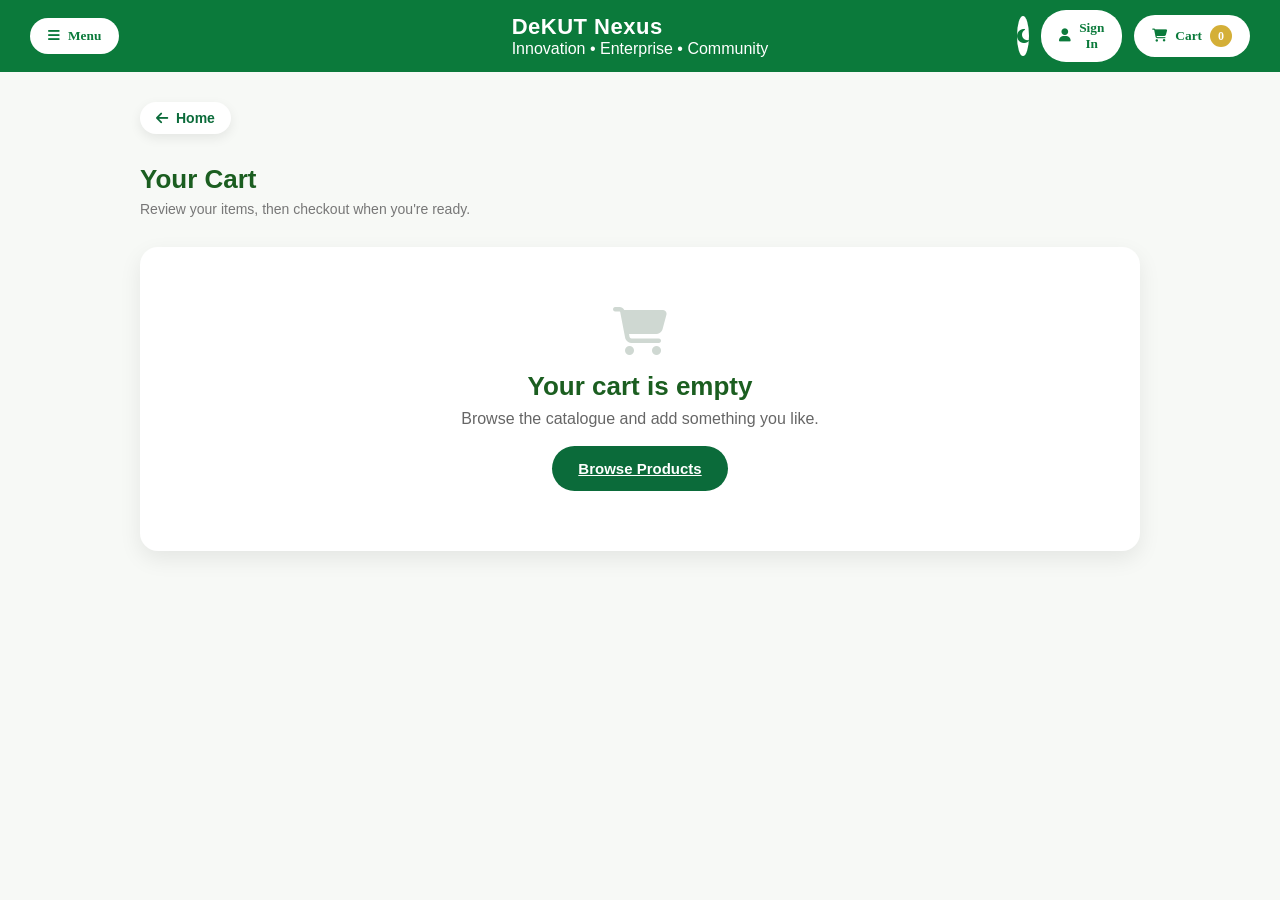
<file: frontend/pages/cart.html>
<!DOCTYPE html>
<html lang="en">

<head>

    <meta charset="UTF-8">
    <meta name="viewport" content="width=device-width, initial-scale=1.0">

    <title>DeKUT Nexus | Cart</title>

    <script>
        (function () {
            try {
                var s = JSON.parse(localStorage.getItem("dekutSettings") || "{}");
                document.documentElement.setAttribute("data-theme", s.darkMode ? "dark" : "light");
            } catch (e) {}
        })();
    </script>

    <link rel="stylesheet" href="../css/style.css">
    <link rel="stylesheet" href="../css/responsive.css">

    <link rel="stylesheet" href="https://cdnjs.cloudflare.com/ajax/libs/font-awesome/6.5.2/css/all.min.css">

</head>

<body>

    <header class="main-header">
        <div class="left-header">
            <button class="menu-btn">
                <i class="fa-solid fa-bars"></i>
                Menu
            </button>
        </div>
        <div class="center-header">
            <div>
                <h1>DeKUT Nexus</h1>
                <p>Innovation • Enterprise • Community</p>
            </div>
        </div>
        <div class="right-header">
            <button class="signin-btn">
                <i class="fa-solid fa-user"></i>
                Sign In
            </button>
            <button class="cart-btn">
                <i class="fa-solid fa-cart-shopping"></i>
                Cart
                <span class="cart-count">0</span>
            </button>
        </div>
    </header>

    <main class="page-wrap">

        <div class="product-breadcrumb">
            <a href="../index.html" class="back-link">
                <i class="fa-solid fa-arrow-left"></i>
                Home
            </a>
        </div>

        <div class="page-header">
            <h1>Your Cart</h1>
            <p>Review your items, then checkout when you're ready.</p>
        </div>

        <!-- The three states below are shown/hidden by js/cart.js -->

        <div id="cartView"></div>

        <div id="checkoutView" style="display:none;"></div>

        <div id="receiptView" style="display:none;"></div>

    </main>

    <script src="../js/products-data.js"></script>
    <script src="../js/app.js"></script>
    <script src="../js/cart.js"></script>

</body>

</html>
</file>
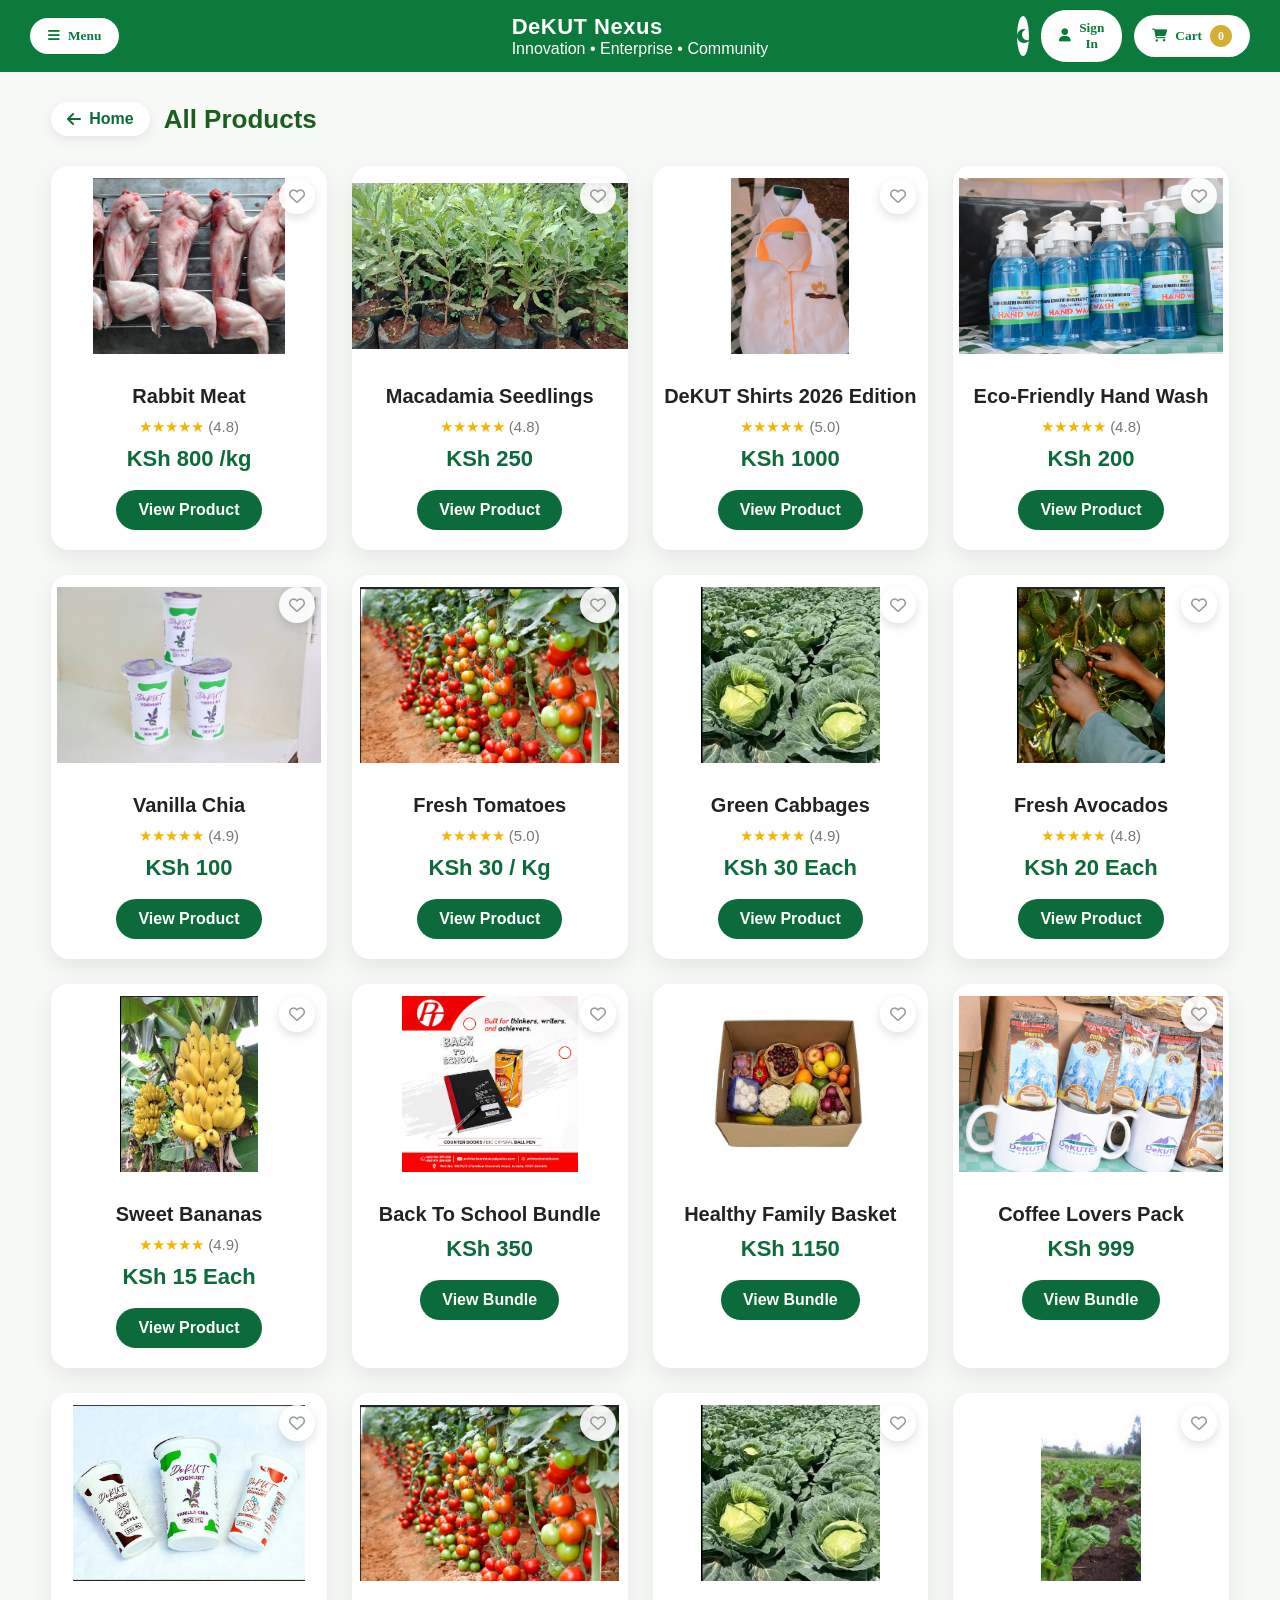
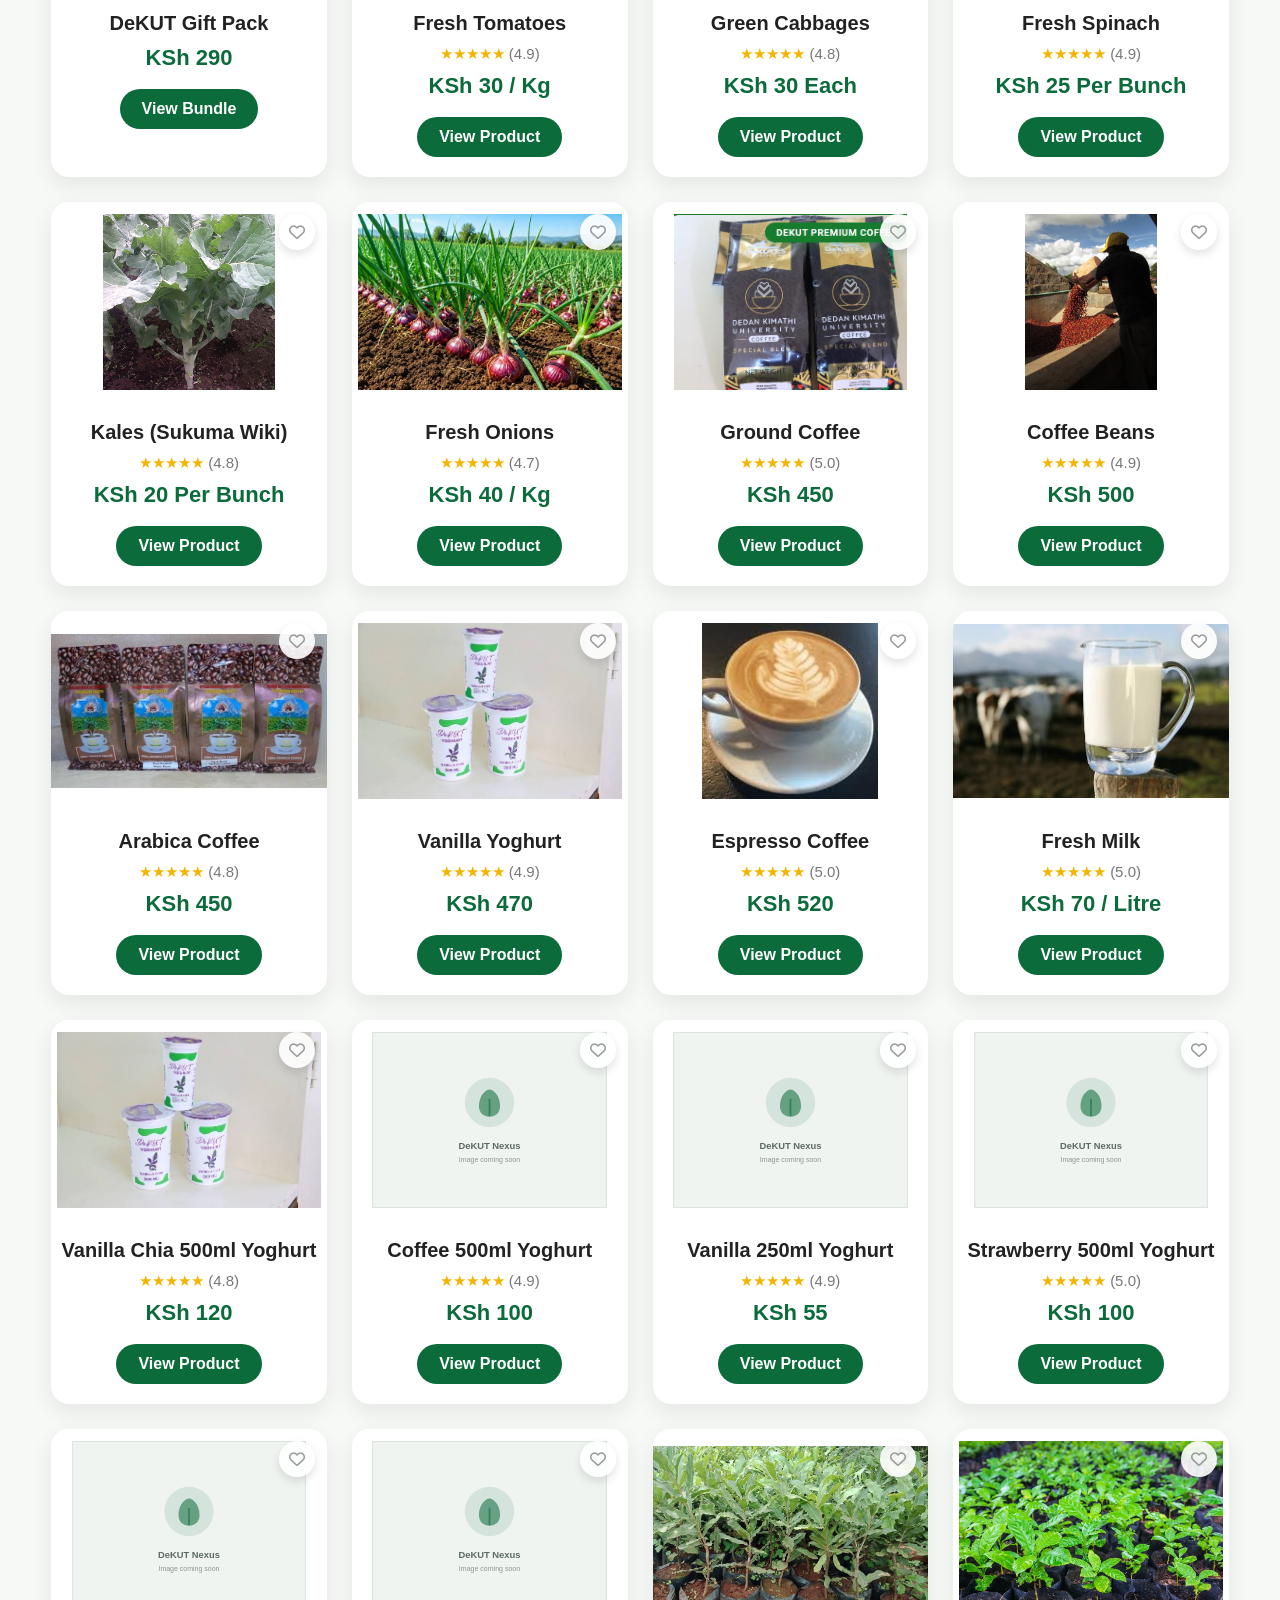
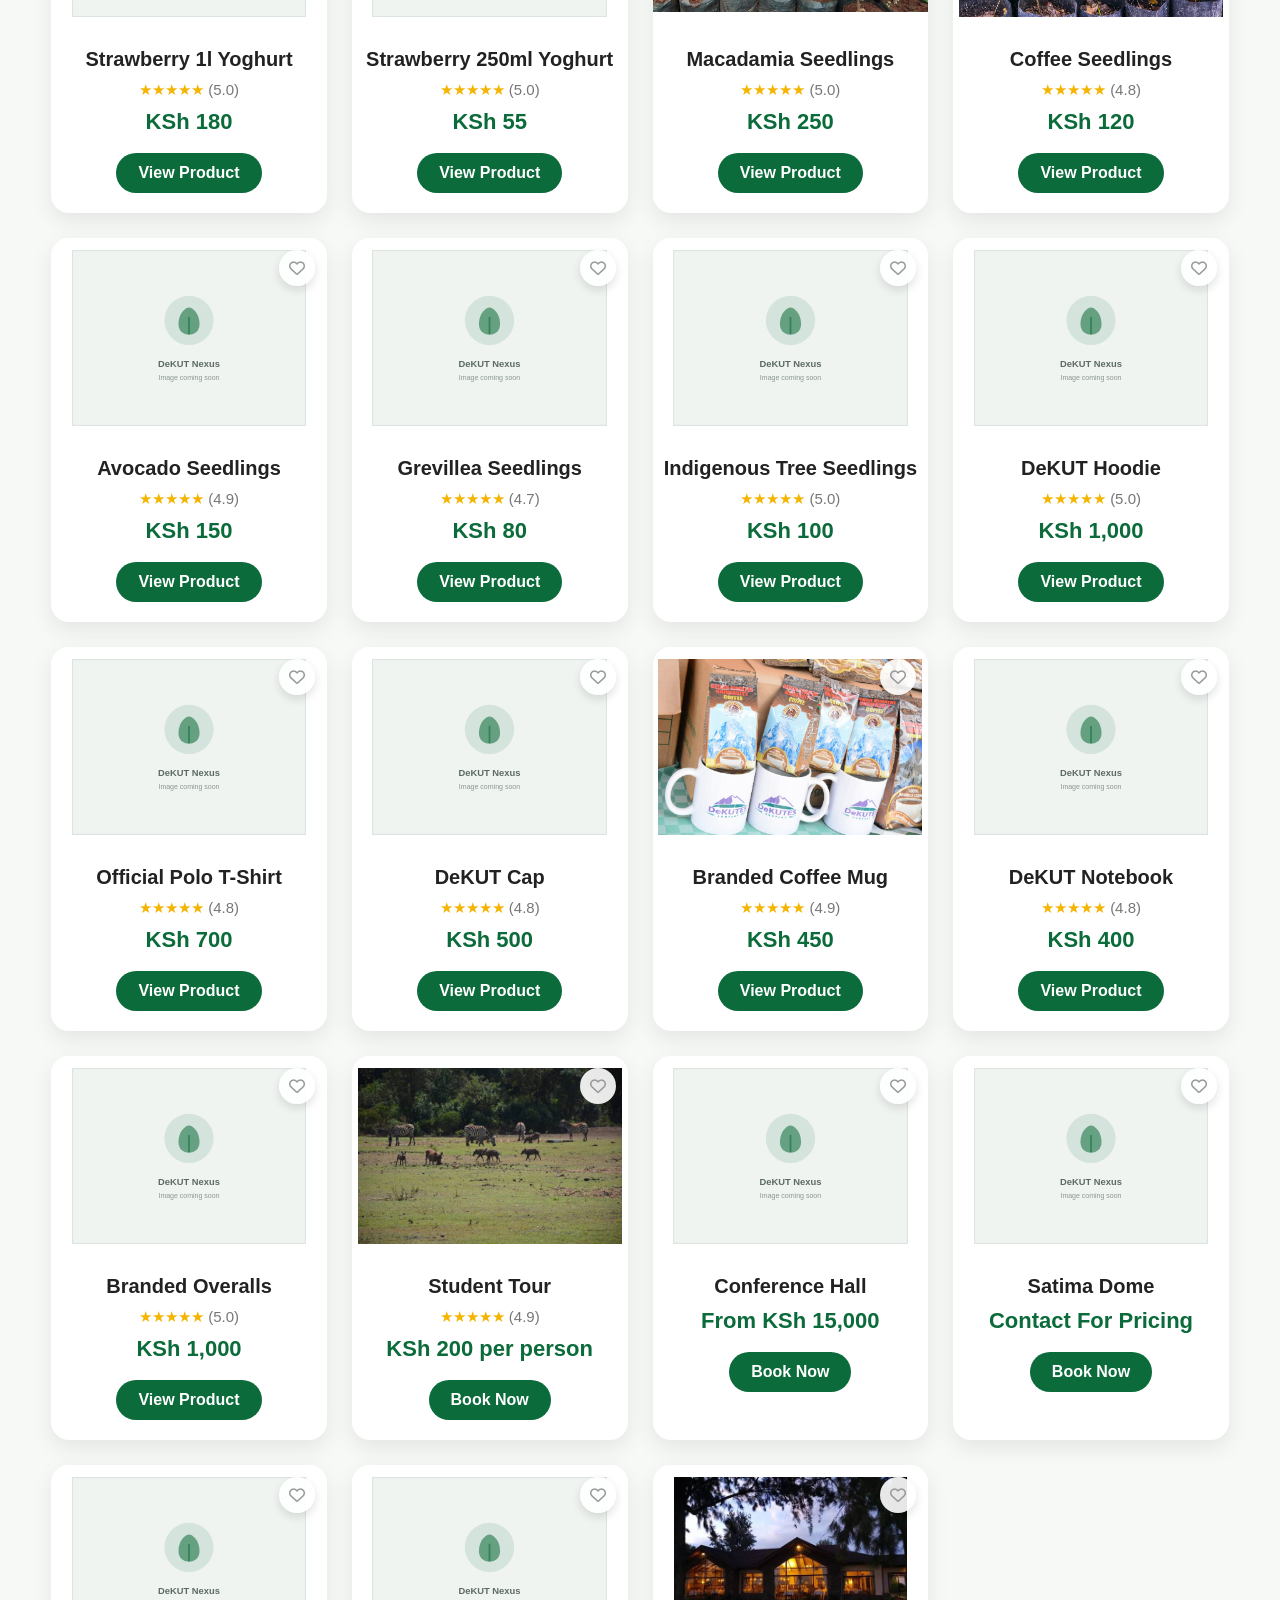
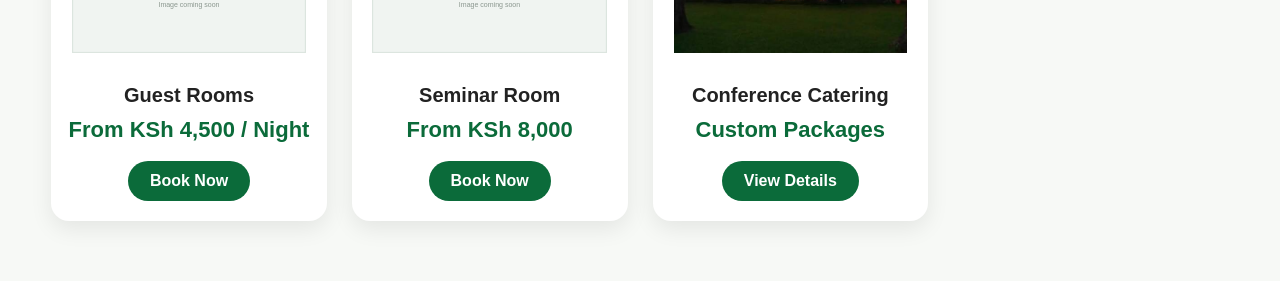
<file: frontend/pages/catalogue.html>
<!DOCTYPE html>
<html lang="en">

<head>

    <meta charset="UTF-8">
    <meta name="viewport" content="width=device-width, initial-scale=1.0">

    <title>DeKUT Nexus Catalogue</title>

    <script>
        (function () {
            try {
                var s = JSON.parse(localStorage.getItem("dekutSettings") || "{}");
                document.documentElement.setAttribute("data-theme", s.darkMode ? "dark" : "light");
            } catch (e) {}
        })();
    </script>

    <link rel="stylesheet" href="../css/style.css">
    <link rel="stylesheet" href="../css/responsive.css">

    <link rel="stylesheet" href="https://cdnjs.cloudflare.com/ajax/libs/font-awesome/6.5.2/css/all.min.css">

</head>

<body>

    <!-- HEADER -->

    <header class="main-header">

        <div class="left-header">

            <button class="menu-btn">

                <i class="fa-solid fa-bars"></i>

                Menu

            </button>

        </div>

        <div class="center-header">

            <div>

                <h1>DeKUT Nexus</h1>

                <p>Innovation • Enterprise • Community</p>

            </div>

        </div>

        <div class="right-header">

            <button class="signin-btn">

                <i class="fa-solid fa-user"></i>

                Sign In

            </button>

            <button class="cart-btn">

                <i class="fa-solid fa-cart-shopping"></i>

                Cart

                <span class="cart-count">0</span>

            </button>

        </div>

    </header>

    <main class="catalogue-page">

        <div class="catalogue-title">

            <a href="../index.html" class="back-link">

                <i class="fa-solid fa-arrow-left"></i>

                Home

            </a>

            <h1 id="catalogueTitle">

                Coffee

            </h1>

        </div>

        <div id="catalogueProducts" class="product-grid">

        </div>

        <section class="related-products">

            <h2>

                Related Products

            </h2>

            <div id="relatedProducts" class="product-grid">

            </div>

        </section>

    </main>

    <script src="../js/products-data.js"></script>
    <script src="../js/app.js"></script>
    <script src="../js/catalogue.js"></script>

</body>

</html>
</file>
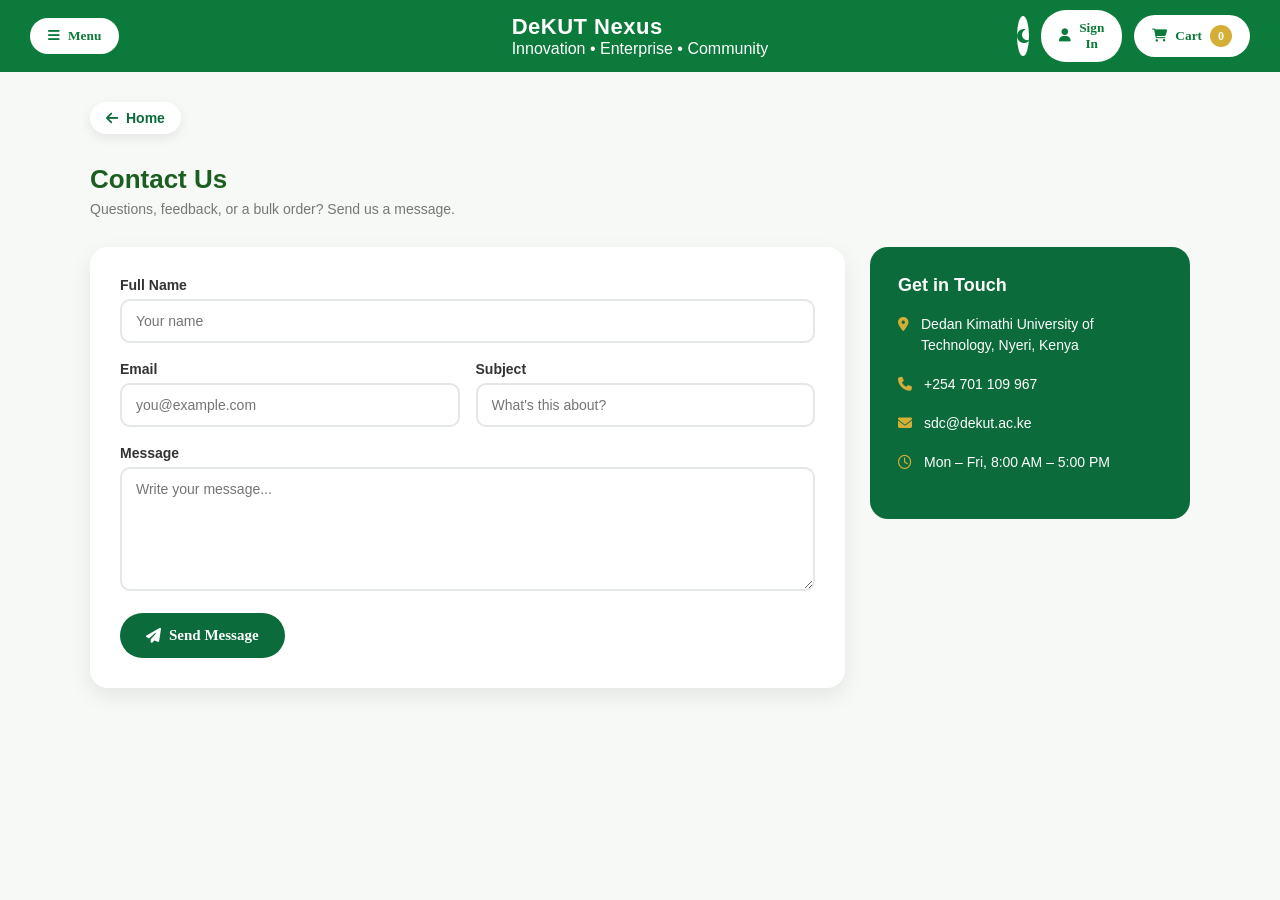
<file: frontend/pages/contact.html>
<!DOCTYPE html>
<html lang="en">

<head>

    <meta charset="UTF-8">
    <meta name="viewport" content="width=device-width, initial-scale=1.0">

    <title>DeKUT Nexus | Contact Us</title>

    <script>
        (function () {
            try {
                var s = JSON.parse(localStorage.getItem("dekutSettings") || "{}");
                document.documentElement.setAttribute("data-theme", s.darkMode ? "dark" : "light");
            } catch (e) {}
        })();
    </script>

    <link rel="stylesheet" href="../css/style.css">
    <link rel="stylesheet" href="../css/responsive.css">

    <link rel="stylesheet" href="https://cdnjs.cloudflare.com/ajax/libs/font-awesome/6.5.2/css/all.min.css">

</head>

<body>

    <header class="main-header">
        <div class="left-header">
            <button class="menu-btn">
                <i class="fa-solid fa-bars"></i>
                Menu
            </button>
        </div>
        <div class="center-header">
            <div>
                <h1>DeKUT Nexus</h1>
                <p>Innovation • Enterprise • Community</p>
            </div>
        </div>
        <div class="right-header">
            <button class="signin-btn">
                <i class="fa-solid fa-user"></i>
                Sign In
            </button>
            <button class="cart-btn">
                <i class="fa-solid fa-cart-shopping"></i>
                Cart
                <span class="cart-count">0</span>
            </button>
        </div>
    </header>

    <main class="page-wrap" style="max-width:1100px;">

        <div class="product-breadcrumb">
            <a href="../index.html" class="back-link">
                <i class="fa-solid fa-arrow-left"></i>
                Home
            </a>
        </div>

        <div class="page-header">
            <h1>Contact Us</h1>
            <p>Questions, feedback, or a bulk order? Send us a message.</p>
        </div>

        <div id="successBanner"></div>

        <div class="contact-layout">

            <div class="panel">
                <div class="form-field">
                    <label for="contactName">Full Name</label>
                    <input type="text" id="contactName" placeholder="Your name">
                    <span class="form-error">Please enter your name.</span>
                </div>

                <div class="form-row">
                    <div class="form-field">
                        <label for="contactEmail">Email</label>
                        <input type="email" id="contactEmail" placeholder="you@example.com">
                        <span class="form-error">Please enter a valid email.</span>
                    </div>
                    <div class="form-field">
                        <label for="contactSubject">Subject</label>
                        <input type="text" id="contactSubject" placeholder="What's this about?">
                        <span class="form-error">Please enter a subject.</span>
                    </div>
                </div>

                <div class="form-field">
                    <label for="contactMessage">Message</label>
                    <textarea id="contactMessage" rows="6" placeholder="Write your message..."></textarea>
                    <span class="form-error">Please enter a message.</span>
                </div>

                <button class="primary-btn" id="sendMessageBtn">
                    <i class="fa-solid fa-paper-plane"></i>
                    Send Message
                </button>
            </div>

            <div class="contact-info-card">
                <h3>Get in Touch</h3>
                <div class="info-row">
                    <i class="fa-solid fa-location-dot"></i>
                    <span>Dedan Kimathi University of Technology, Nyeri, Kenya</span>
                </div>
                <div class="info-row">
                    <i class="fa-solid fa-phone"></i>
                    <span>+254 701 109 967</span>
                </div>
                <div class="info-row">
                    <i class="fa-solid fa-envelope"></i>
                    <span>sdc@dekut.ac.ke</span>
                </div>
                <div class="info-row">
                    <i class="fa-regular fa-clock"></i>
                    <span>Mon – Fri, 8:00 AM – 5:00 PM</span>
                </div>
            </div>

        </div>

    </main>

    <script src="../js/products-data.js"></script>
    <script src="../js/app.js"></script>
    <script src="../js/contact.js"></script>

</body>

</html>
</file>
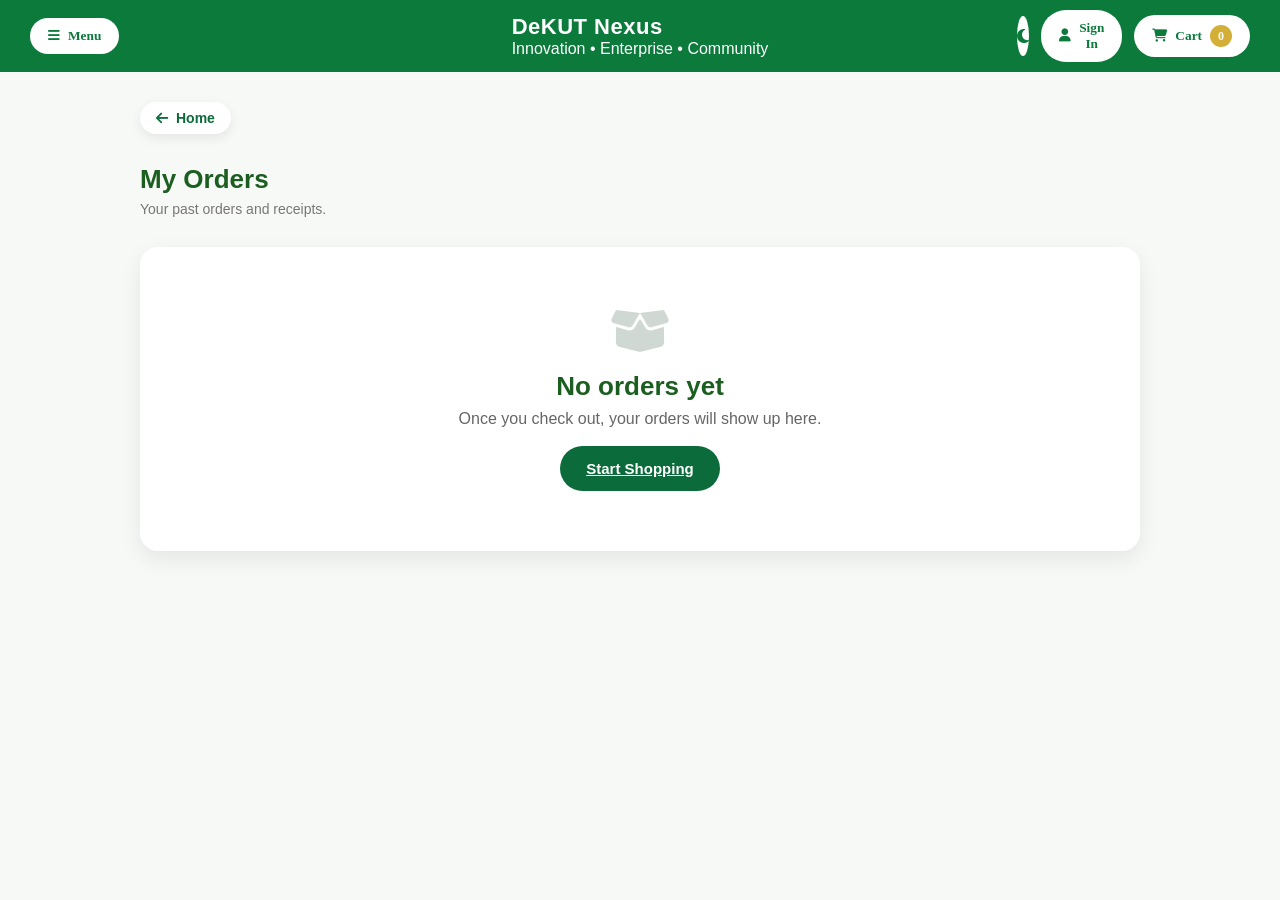
<file: frontend/pages/orders.html>
<!DOCTYPE html>
<html lang="en">

<head>

    <meta charset="UTF-8">
    <meta name="viewport" content="width=device-width, initial-scale=1.0">

    <title>DeKUT Nexus | My Orders</title>

    <script>
        (function () {
            try {
                var s = JSON.parse(localStorage.getItem("dekutSettings") || "{}");
                document.documentElement.setAttribute("data-theme", s.darkMode ? "dark" : "light");
            } catch (e) {}
        })();
    </script>

    <link rel="stylesheet" href="../css/style.css">
    <link rel="stylesheet" href="../css/responsive.css">

    <link rel="stylesheet" href="https://cdnjs.cloudflare.com/ajax/libs/font-awesome/6.5.2/css/all.min.css">

</head>

<body>

    <header class="main-header">
        <div class="left-header">
            <button class="menu-btn">
                <i class="fa-solid fa-bars"></i>
                Menu
            </button>
        </div>
        <div class="center-header">
            <div>
                <h1>DeKUT Nexus</h1>
                <p>Innovation • Enterprise • Community</p>
            </div>
        </div>
        <div class="right-header">
            <button class="signin-btn">
                <i class="fa-solid fa-user"></i>
                Sign In
            </button>
            <button class="cart-btn">
                <i class="fa-solid fa-cart-shopping"></i>
                Cart
                <span class="cart-count">0</span>
            </button>
        </div>
    </header>

    <main class="page-wrap">

        <div class="product-breadcrumb">
            <a href="../index.html" class="back-link">
                <i class="fa-solid fa-arrow-left"></i>
                Home
            </a>
        </div>

        <div class="page-header">
            <h1>My Orders</h1>
            <p>Your past orders and receipts.</p>
        </div>

        <div id="ordersList"></div>

        <div id="orderDetail" style="display:none;"></div>

    </main>

    <script src="../js/products-data.js"></script>
    <script src="../js/app.js"></script>
    <script src="../js/orders.js"></script>

</body>

</html>
</file>
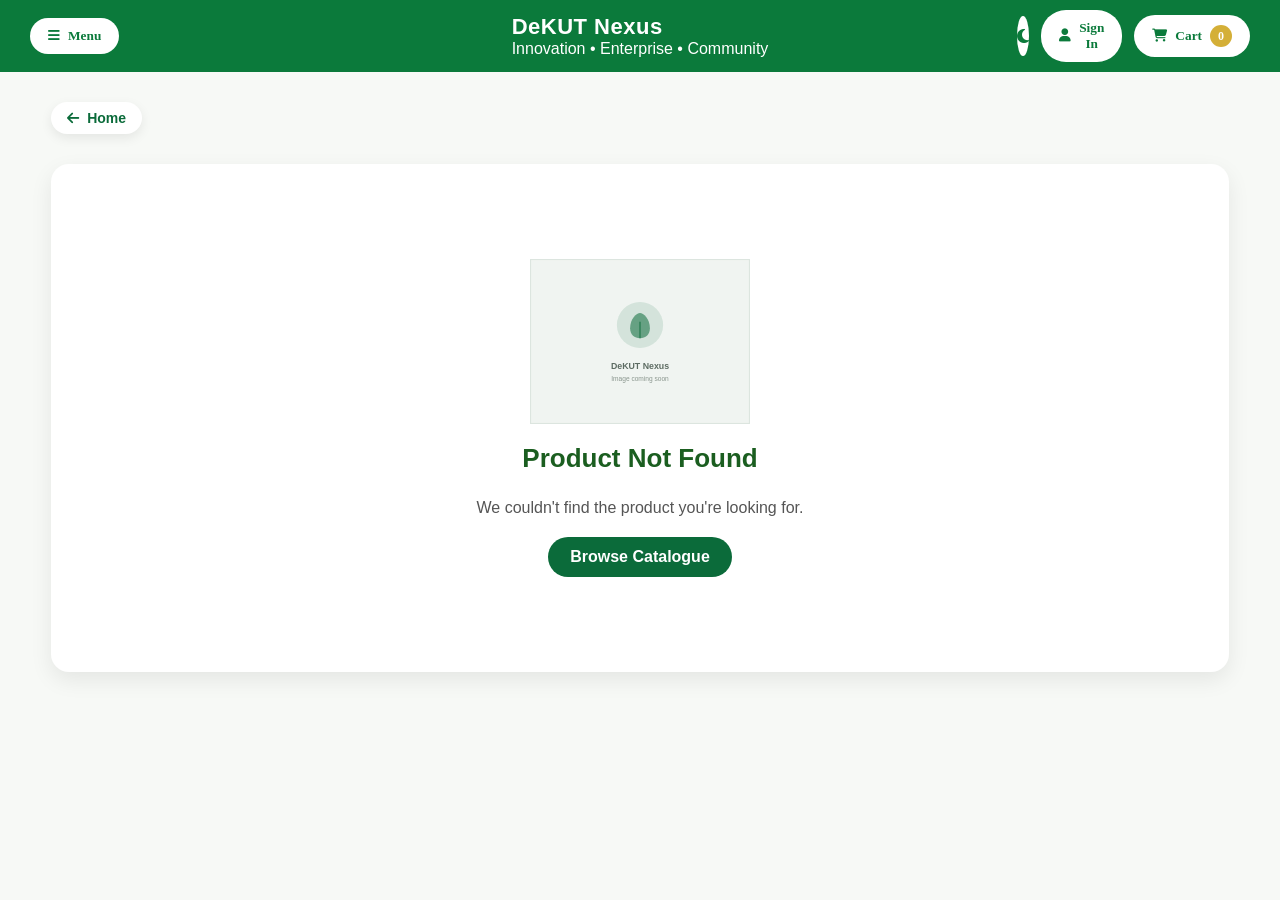
<file: frontend/pages/product.html>
<!DOCTYPE html>
<html lang="en">

<head>

    <meta charset="UTF-8">
    <meta name="viewport" content="width=device-width, initial-scale=1.0">

    <title>DeKUT Nexus | Product</title>

    <script>
        (function () {
            try {
                var s = JSON.parse(localStorage.getItem("dekutSettings") || "{}");
                document.documentElement.setAttribute("data-theme", s.darkMode ? "dark" : "light");
            } catch (e) {}
        })();
    </script>

    <link rel="stylesheet" href="../css/style.css">
    <link rel="stylesheet" href="../css/responsive.css">

    <link rel="stylesheet" href="https://cdnjs.cloudflare.com/ajax/libs/font-awesome/6.5.2/css/all.min.css">

</head>

<body>

    <!-- HEADER -->

    <header class="main-header">

        <div class="left-header">

            <button class="menu-btn">

                <i class="fa-solid fa-bars"></i>

                Menu

            </button>

        </div>

        <div class="center-header">

            <div>

                <h1>DeKUT Nexus</h1>

                <p>Innovation • Enterprise • Community</p>

            </div>

        </div>

        <div class="right-header">

            <button class="signin-btn">

                <i class="fa-solid fa-user"></i>

                Sign In

            </button>

            <button class="cart-btn">

                <i class="fa-solid fa-cart-shopping"></i>

                Cart

                <span class="cart-count">0</span>

            </button>

        </div>

    </header>

    <main class="product-page">

        <div class="product-breadcrumb">

            <a href="../index.html" class="back-link">
                <i class="fa-solid fa-arrow-left"></i>
                Home
            </a>

            <span id="breadcrumbCategory"></span>

        </div>

        <!-- Populated by js/products.js -->
        <div id="productDetail" class="product-detail">
            <p class="product-loading">Loading product…</p>
        </div>

        <section class="related-products">

            <h2>You May Also Like</h2>

            <div id="relatedProducts" class="product-grid"></div>

        </section>

    </main>

    <script src="../js/products-data.js"></script>
    <script src="../js/app.js"></script>
    <script src="../js/products.js"></script>

</body>

</html>
</file>
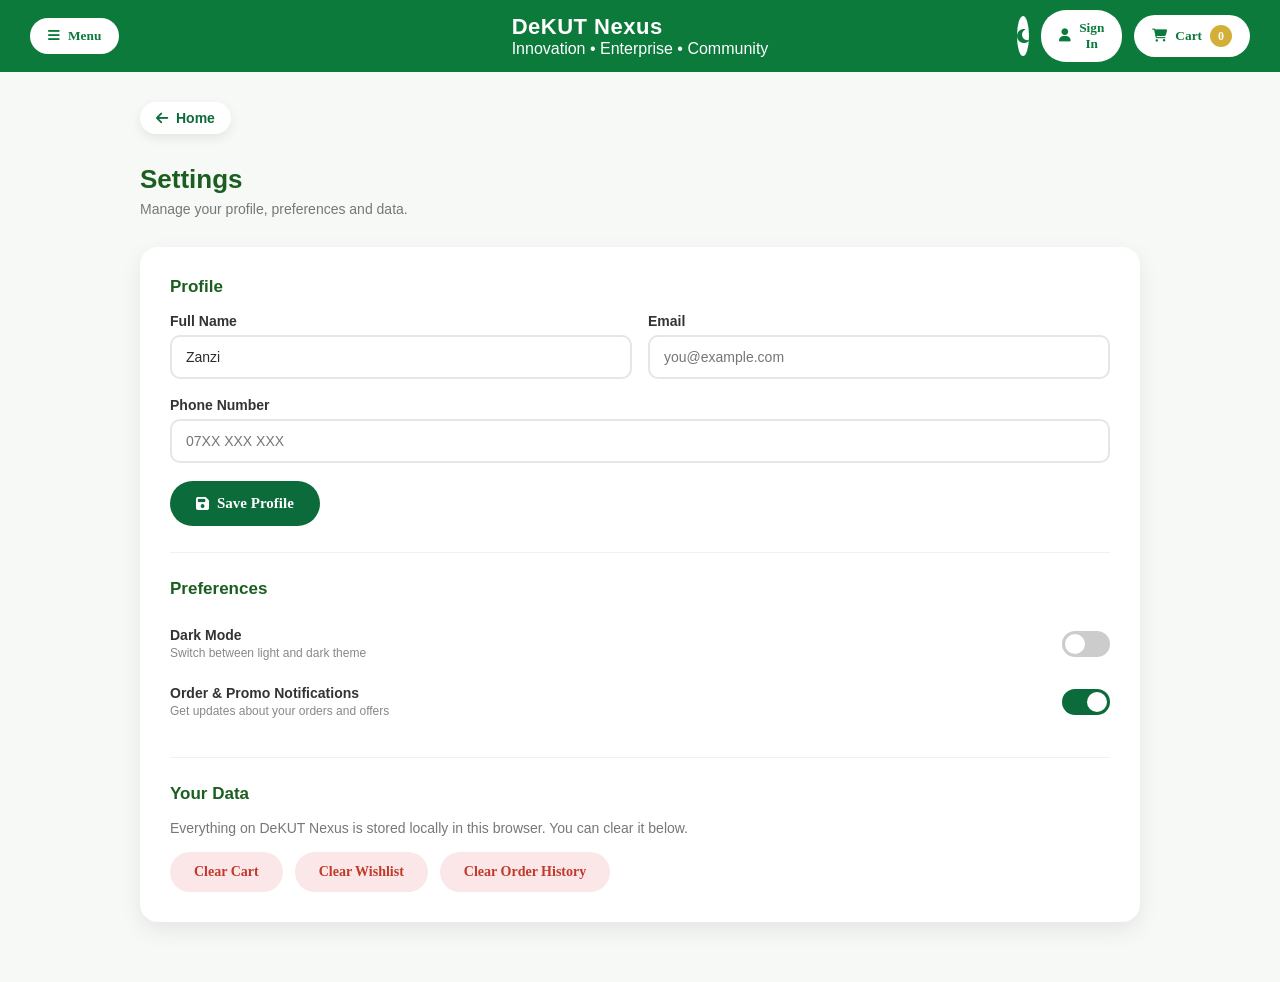
<file: frontend/pages/settings.html>
<!DOCTYPE html>
<html lang="en">

<head>

    <meta charset="UTF-8">
    <meta name="viewport" content="width=device-width, initial-scale=1.0">

    <title>DeKUT Nexus | Settings</title>

    <script>
        (function () {
            try {
                var s = JSON.parse(localStorage.getItem("dekutSettings") || "{}");
                document.documentElement.setAttribute("data-theme", s.darkMode ? "dark" : "light");
            } catch (e) {}
        })();
    </script>

    <link rel="stylesheet" href="../css/style.css">
    <link rel="stylesheet" href="../css/responsive.css">

    <link rel="stylesheet" href="https://cdnjs.cloudflare.com/ajax/libs/font-awesome/6.5.2/css/all.min.css">

</head>

<body>

    <header class="main-header">
        <div class="left-header">
            <button class="menu-btn">
                <i class="fa-solid fa-bars"></i>
                Menu
            </button>
        </div>
        <div class="center-header">
            <div>
                <h1>DeKUT Nexus</h1>
                <p>Innovation • Enterprise • Community</p>
            </div>
        </div>
        <div class="right-header">
            <button class="signin-btn">
                <i class="fa-solid fa-user"></i>
                Sign In
            </button>
            <button class="cart-btn">
                <i class="fa-solid fa-cart-shopping"></i>
                Cart
                <span class="cart-count">0</span>
            </button>
        </div>
    </header>

    <main class="page-wrap">

        <div class="product-breadcrumb">
            <a href="../index.html" class="back-link">
                <i class="fa-solid fa-arrow-left"></i>
                Home
            </a>
        </div>

        <div class="page-header">
            <h1>Settings</h1>
            <p>Manage your profile, preferences and data.</p>
        </div>

        <div class="panel">

            <div class="settings-section">
                <h3>Profile</h3>

                <div class="form-row">
                    <div class="form-field">
                        <label for="settingName">Full Name</label>
                        <input type="text" id="settingName" placeholder="e.g. Zanzi Kimani">
                    </div>
                    <div class="form-field">
                        <label for="settingEmail">Email</label>
                        <input type="email" id="settingEmail" placeholder="you@example.com">
                    </div>
                </div>

                <div class="form-field">
                    <label for="settingPhone">Phone Number</label>
                    <input type="tel" id="settingPhone" placeholder="07XX XXX XXX">
                </div>

                <button class="primary-btn" id="saveProfileBtn">
                    <i class="fa-solid fa-floppy-disk"></i>
                    Save Profile
                </button>
            </div>

            <div class="settings-section">
                <h3>Preferences</h3>

                <div class="toggle-row">
                    <div class="label-text">
                        <strong>Dark Mode</strong>
                        <span>Switch between light and dark theme</span>
                    </div>
                    <label class="switch">
                        <input type="checkbox" id="darkModeSwitch">
                        <span class="slider"></span>
                    </label>
                </div>

                <div class="toggle-row">
                    <div class="label-text">
                        <strong>Order &amp; Promo Notifications</strong>
                        <span>Get updates about your orders and offers</span>
                    </div>
                    <label class="switch">
                        <input type="checkbox" id="notificationsSwitch">
                        <span class="slider"></span>
                    </label>
                </div>
            </div>

            <div class="settings-section">
                <h3>Your Data</h3>
                <p style="color:#777; font-size:14px; margin-bottom:16px;">
                    Everything on DeKUT Nexus is stored locally in this browser. You can clear it below.
                </p>
                <div class="danger-zone">
                    <button class="danger-btn" id="clearCartBtn">Clear Cart</button>
                    <button class="danger-btn" id="clearWishlistBtn">Clear Wishlist</button>
                    <button class="danger-btn" id="clearOrdersBtn">Clear Order History</button>
                </div>
            </div>

        </div>

    </main>

    <script src="../js/products-data.js"></script>
    <script src="../js/app.js"></script>
    <script src="../js/settings.js"></script>

</body>

</html>
</file>
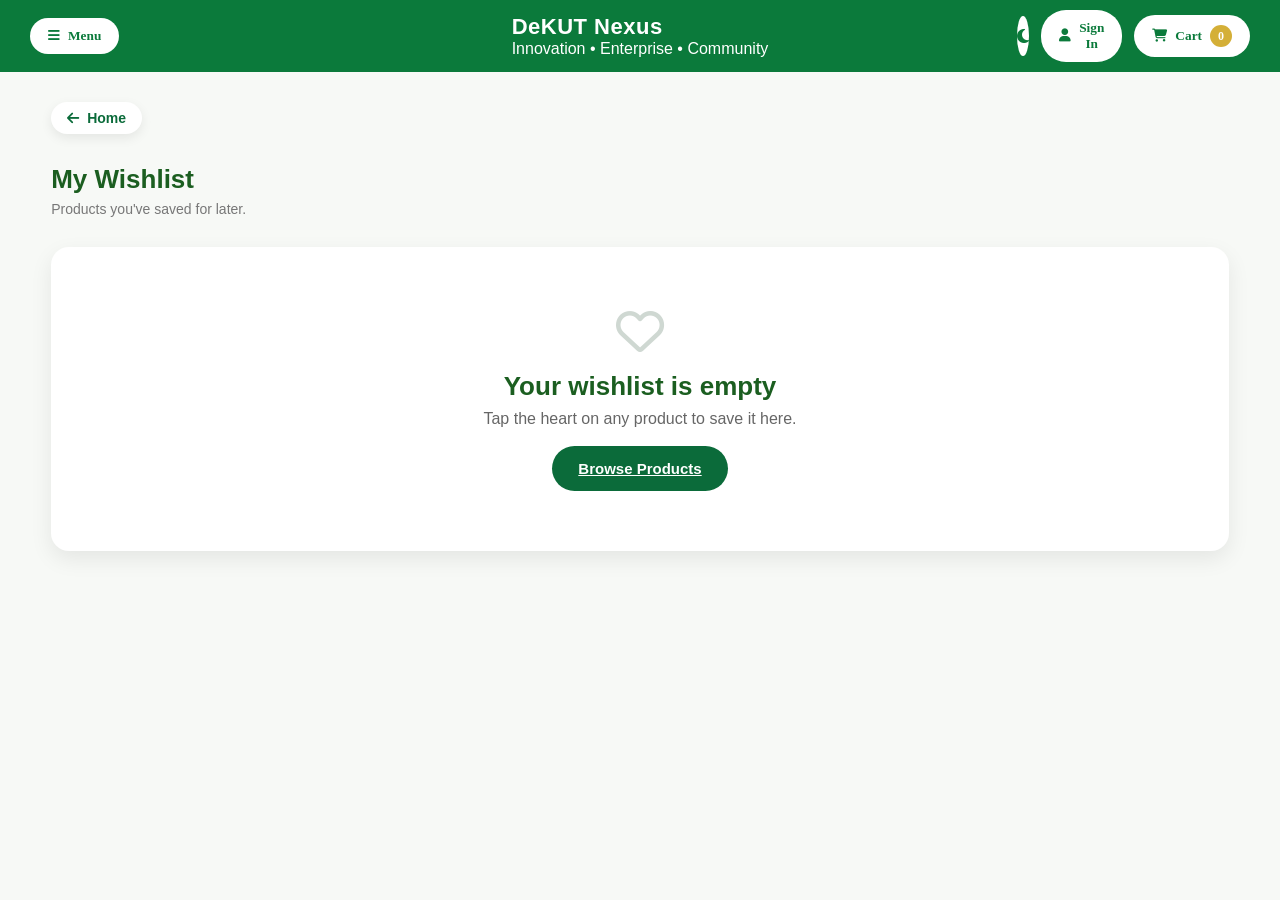
<file: frontend/pages/wishlist.html>
<!DOCTYPE html>
<html lang="en">

<head>

    <meta charset="UTF-8">
    <meta name="viewport" content="width=device-width, initial-scale=1.0">

    <title>DeKUT Nexus | Wishlist</title>

    <script>
        (function () {
            try {
                var s = JSON.parse(localStorage.getItem("dekutSettings") || "{}");
                document.documentElement.setAttribute("data-theme", s.darkMode ? "dark" : "light");
            } catch (e) {}
        })();
    </script>

    <link rel="stylesheet" href="../css/style.css">
    <link rel="stylesheet" href="../css/responsive.css">

    <link rel="stylesheet" href="https://cdnjs.cloudflare.com/ajax/libs/font-awesome/6.5.2/css/all.min.css">

</head>

<body>

    <header class="main-header">
        <div class="left-header">
            <button class="menu-btn">
                <i class="fa-solid fa-bars"></i>
                Menu
            </button>
        </div>
        <div class="center-header">
            <div>
                <h1>DeKUT Nexus</h1>
                <p>Innovation • Enterprise • Community</p>
            </div>
        </div>
        <div class="right-header">
            <button class="signin-btn">
                <i class="fa-solid fa-user"></i>
                Sign In
            </button>
            <button class="cart-btn">
                <i class="fa-solid fa-cart-shopping"></i>
                Cart
                <span class="cart-count">0</span>
            </button>
        </div>
    </header>

    <main class="page-wrap" style="max-width:1200px;">

        <div class="product-breadcrumb">
            <a href="../index.html" class="back-link">
                <i class="fa-solid fa-arrow-left"></i>
                Home
            </a>
        </div>

        <div class="page-header">
            <h1>My Wishlist</h1>
            <p>Products you've saved for later.</p>
        </div>

        <div id="wishlistGrid" class="product-grid"></div>

    </main>

    <script src="../js/products-data.js"></script>
    <script src="../js/app.js"></script>
    <script src="../js/wishlist.js"></script>

</body>

</html>
</file>
<file: frontend/css/style.css>
/* ===========================
   GLOBAL SETTINGS
=========================== */

* {
    margin: 0;
    padding: 0;
    box-sizing: border-box;
}

html {
    scroll-behavior: smooth;
}

body {

    font-family: 'Poppins', sans-serif;
    background: #F7F9F6;
    color: #2B2B2B;

}

/* ===========================
        HEADER
=========================== */
.main-header {

    background: #0b7a3b;

    height: 72px;

    display: flex;

    align-items: center;

    justify-content: space-between;

    padding: 0 30px;

    color: #fff;

    position: sticky;

    top: 0;

    z-index: 1000;

}

.left-header {

    display: flex;

    align-items: center;

    width: 220px;

}

.center-header {

    display: flex;

    align-items: center;

    gap: 15px;

    flex: 1;

    justify-content: center;

}

.right-header {

    display: flex;

    align-items: center;

    gap: 12px;

    width: 220px;

    justify-content: flex-end;

}

.center-header h1 {

    font-size: 22px;
    font-weight: 600;
    letter-spacing: .5px;

}


/* ===========================
      BUTTONS
=========================== */

button {

    cursor: pointer;

    transition: .3s;

    font-family: 'Poppins';

}

.menu-btn {

    background: #fff;

    color: #0b7a3b;

    border: none;

    padding: 10px 18px;

    border-radius: 25px;

    font-weight: 600;

    cursor: pointer;

    display: flex;

    align-items: center;

    gap: 8px;

    transition: .3s;

}

.menu-btn:hover {

    background: #f2f2f2;

}

.signin-btn,
.cart-btn {

    background: #fff;

    color: #0b7a3b;

    border: none;

    border-radius: 25px;

    padding: 10px 18px;

    font-weight: 600;

    cursor: pointer;

    display: flex;

    align-items: center;

    gap: 8px;

    transition: .3s;

}

.signin-btn:hover,
.cart-btn:hover {

    background: #f2f2f2;

}


.menu-btn:hover,
.signin-btn:hover,
.cart-btn:hover {

    background: #D4AF37;

    color: white;

}

/* cart badge */

.cart-count {

    background: #D4AF37;

    color: white;

    width: 22px;

    height: 22px;

    border-radius: 50%;

    display: flex;

    align-items: center;

    justify-content: center;

    font-size: 12px;

    font-weight: bold;

}

/* ===========================
        SEARCH
=========================== */

.search-section {

    background: white;

    padding: 25px;

    display: flex;

    justify-content: center;

}

.search-container {

    width: 75%;

    display: flex;

    overflow: hidden;

    border-radius: 40px;

    box-shadow: 0 8px 25px rgba(0, 0, 0, .08);

}

.search-container input {

    flex: 1;

    border: none;

    outline: none;

    padding: 18px;

    font-size: 14px;

}

.search-container button {

    width: 70px;

    border: none;

    background: #0B6B3A;

    color: white;

}

.search-container button:hover {

    background: #D4AF37;

}

/* ===========================
        TITLES
=========================== */

h2 {

    font-size: 26px;

    color: #0B6B3A;

    margin-bottom: 25px;

}

/* ===========================
      CATEGORY SECTIONS
=========================== */

.category-section {

    width: 92%;

    margin: auto;

    margin-bottom: 60px;

}

/* ===========================
      ABOUT
=========================== */

.about-dekut {

    background: white;

    padding: 70px;

    margin-top: 60px;

}

.about-dekut p {

    font-size: 14px;

    color: #555;

    line-height: 1.8;

}

/* ===========================
      FOOTER
=========================== */

footer {

    background: #084C2E;

    color: white;

    text-align: center;

    padding: 25px;

}

/*==========================
SECTION HEADER
===========================*/

.section-header {

    margin-bottom: 25px;

}

.section-header h2 {

    color: #1B5E20;

    margin-bottom: 5px;

}

.section-header p {

    color: #777;

    font-size: 15px;

}

/*==========================
PRODUCT GRID
===========================*/

.product-grid {

    display: grid;

    grid-template-columns: repeat(auto-fit, minmax(220px, 1fr));

    gap: 25px;

}

/*==========================
PRODUCT CARD
===========================*/

.product-card {

    background: white;

    border-radius: 18px;

    overflow: hidden;

    box-shadow: 0 8px 22px rgba(0, 0, 0, .08);

    transition: .35s;

    text-align: center;

    padding-bottom: 20px;

}

.product-card:hover {

    transform: translateY(-8px);

    box-shadow: 0 15px 35px rgba(0, 0, 0, .15);

}

.product-card img {

    width: 100%;

    height: 200px;

    /* show full product without aggressive cropping */
    object-fit: contain;
    object-position: center;
    background: #fff;
    padding: 12px 0;

}

.product-card h3 {

    margin: 15px 0 10px;

    color: #222;

    font-size: 20px;

}

.rating {

    color: #F4B400;

    font-size: 15px;

    margin-bottom: 10px;

}

.rating span {

    color: #777;

}

.price {

    color: #0B6B3A;

    font-size: 22px;

    font-weight: bold;

    margin-bottom: 18px;

}

.view-btn {

    display: inline-block;

    background: #0B6B3A;

    color: white;

    text-decoration: none;

    padding: 11px 22px;

    border-radius: 30px;

    font-weight: 600;

    transition: .3s;

}

.view-btn:hover {

    background: #D4AF37;

}

/*==========================
SPECIAL SECTIONS
==========================*/

.special-products {

    margin-top: 60px;

}

.special-section {

    margin-bottom: 70px;

}

.special-section .section-title {

    margin-bottom: 25px;

}

.special-section h2 {

    color: #0B6B3A;

    font-size: 2rem;

}

.special-section p {

    color: #666;

    margin-top: 6px;

}

/* =======================================================
   HERO SLIDESHOW
======================================================= */

.hero-slider {
    position: relative;
    /* keep aligned with product grid width */
    width: 92%;
    /* allow slightly larger max width on wide screens */
    max-width: 1400px;
    /* increased height so slides are more prominent without overpowering */
    height: 480px;
    margin: 28px auto 44px;
    overflow: hidden;
    border-radius: 16px;
    background: #f4f4f4;
    /* softer shadow so it doesn't overshadow content */
    box-shadow: 0 8px 18px rgba(0, 0, 0, .08);
}

.slide {
    position: absolute;
    inset: 0;
    opacity: 0;
    transition: opacity .6s ease;
    pointer-events: none;
}

.slide.active {
    opacity: 1;
    pointer-events: auto;
    z-index: 1;
}

.slide a {
    display: block;
    width: 100%;
    height: 100%;
}

.slide img {
    width: 100%;
    height: 100%;
    object-fit: cover;
    object-position: center;
    display: block;
}

/* Dark overlay */

.slide::after {
    content: "";
    position: absolute;
    inset: 0;
    background: linear-gradient(rgba(0, 0, 0, .15),
            rgba(0, 0, 0, .35));
}

/* Text */

.slide-content {
    position: absolute;
    left: 45px;
    bottom: 40px;
    z-index: 5;

    background: rgba(0, 0, 0, .45);

    color: white;

    padding: 18px 25px;

    border-radius: 12px;

    max-width: 450px;
}

.slide-content h2 {

    color: white;

    margin-bottom: 8px;

    font-size: 2rem;

}

.slide-content p {

    color: #f5f5f5;

    line-height: 1.6;

    font-size: 15px;

}

/* ===========================
        Arrows
=========================== */

.prev-slide,
.next-slide {

    position: absolute;

    top: 50%;

    transform: translateY(-50%);

    width: 48px;

    height: 48px;

    border: none;

    border-radius: 50%;

    background: rgba(255, 255, 255, .9);

    color: #0B6B3A;

    font-size: 24px;

    cursor: pointer;

    transition: .3s;

    z-index: 20;
}

.prev-slide {

    left: 20px;

}

.next-slide {

    right: 20px;

}

.prev-slide:hover,
.next-slide:hover {

    background: #0B6B3A;

    color: white;

}

/* ===========================
          Dots
=========================== */

.slider-dots {

    position: absolute;

    bottom: 18px;

    left: 50%;

    transform: translateX(-50%);

    display: flex;

    gap: 10px;

    z-index: 20;

}

.dot {

    width: 12px;

    height: 12px;

    border-radius: 50%;

    background: white;

    opacity: .6;

    cursor: pointer;

    transition: .3s;

}

.dot.active {

    background: #D4AF37;

    opacity: 1;

    transform: scale(1.25);

}

/* ===========================
   CATALOGUE PAGE
=========================== */

.catalogue-page,
.product-page {
    width: 92%;
    max-width: 1200px;
    margin: 30px auto 60px;
}

.catalogue-title,
.product-breadcrumb {
    display: flex;
    align-items: center;
    gap: 14px;
    margin-bottom: 30px;
}

.back-link {
    display: inline-flex;
    align-items: center;
    gap: 8px;
    color: #0B6B3A;
    text-decoration: none;
    font-weight: 600;
    background: white;
    padding: 8px 16px;
    border-radius: 30px;
    box-shadow: 0 4px 12px rgba(0, 0, 0, .08);
    transition: .3s;
}

.back-link:hover {
    background: #0B6B3A;
    color: white;
}

.catalogue-title h1 {
    font-size: 26px;
    color: #1B5E20;
}

.product-breadcrumb {
    font-size: 14px;
    color: #666;
}

.product-breadcrumb a {
    color: #0B6B3A;
    text-decoration: none;
    font-weight: 600;
}

.related-products {
    margin-top: 60px;
}

.related-products h2 {
    font-size: 22px;
    margin-bottom: 20px;
}

/* ===========================
   EMPTY / NOT FOUND STATE
=========================== */

.no-products {
    grid-column: 1 / -1;
    text-align: center;
    padding: 60px 20px;
    color: #555;
}

.no-products h2 {
    margin-top: 15px;
    color: #1B5E20;
}

.no-products .view-btn {
    display: inline-block;
    margin-top: 20px;
}

/* ===========================
   PRODUCT DETAIL PAGE
=========================== */

.product-detail {
    display: grid;
    grid-template-columns: minmax(280px, 460px) 1fr;
    gap: 45px;
    background: white;
    border-radius: 18px;
    padding: 35px;
    box-shadow: 0 8px 22px rgba(0, 0, 0, .08);
}

.product-loading {
    grid-column: 1 / -1;
    text-align: center;
    padding: 60px 0;
    color: #777;
}

.product-image-wrap {
    background: #F7F9F6;
    border-radius: 14px;
    display: flex;
    align-items: center;
    justify-content: center;
    padding: 20px;
    min-height: 320px;
}

.product-image-wrap img {
    width: 100%;
    max-height: 420px;
    object-fit: contain;
}

.product-info {
    display: flex;
    flex-direction: column;
}

.product-location {
    color: #777;
    font-size: 14px;
    margin-bottom: 10px;
}

.product-location i {
    color: #0B6B3A;
}

.product-title {
    font-size: 30px;
    color: #1B5E20;
    margin-bottom: 12px;
}

.product-info .rating {
    font-size: 16px;
}

.product-price {
    font-size: 30px;
    font-weight: bold;
    color: #0B6B3A;
    margin: 10px 0 14px;
}

.product-price .unit {
    font-size: 16px;
    font-weight: 500;
    color: #777;
}

.stock {
    display: inline-flex;
    align-items: center;
    gap: 8px;
    font-size: 14px;
    font-weight: 600;
    padding: 6px 14px;
    border-radius: 20px;
    width: fit-content;
    margin-bottom: 18px;
}

.stock.in-stock {
    background: #E4F5E9;
    color: #0B6B3A;
}

.stock.out-of-stock {
    background: #FBE7E7;
    color: #C0392B;
}

.product-description {
    color: #555;
    line-height: 1.8;
    margin-bottom: 25px;
}

.quantity-selector {
    margin-bottom: 25px;
}

.quantity-selector label {
    display: block;
    font-weight: 600;
    margin-bottom: 8px;
    color: #333;
}

.qty-controls {
    display: inline-flex;
    align-items: center;
    border: 2px solid #E3E8E4;
    border-radius: 30px;
    overflow: hidden;
}

.qty-controls button {
    width: 42px;
    height: 42px;
    border: none;
    background: #F7F9F6;
    font-size: 20px;
    color: #0B6B3A;
}

.qty-controls button:hover {
    background: #0B6B3A;
    color: white;
}

.qty-controls input {
    width: 55px;
    height: 42px;
    border: none;
    text-align: center;
    font-size: 16px;
    font-family: 'Poppins', sans-serif;
    -moz-appearance: textfield;
}

.product-actions {
    display: flex;
    gap: 15px;
}

.add-to-cart-btn,
.buy-now-btn {
    flex: 1;
    padding: 14px 20px;
    border: none;
    border-radius: 30px;
    font-weight: 600;
    font-size: 15px;
    display: inline-flex;
    align-items: center;
    justify-content: center;
    gap: 8px;
    cursor: pointer;
    transition: .3s;
}

.add-to-cart-btn {
    background: #0B6B3A;
    color: white;
}

.add-to-cart-btn:hover {
    background: #D4AF37;
}

.buy-now-btn {
    background: white;
    color: #0B6B3A;
    border: 2px solid #0B6B3A;
}

.buy-now-btn:hover {
    background: #0B6B3A;
    color: white;
}

.add-to-cart-btn:disabled,
.buy-now-btn:disabled {
    opacity: .5;
    cursor: not-allowed;
}

/* ===========================
   TOAST NOTIFICATION
=========================== */

.dekut-toast {
    position: fixed;
    bottom: 30px;
    left: 50%;
    transform: translate(-50%, 20px);
    background: #1B5E20;
    color: white;
    padding: 14px 26px;
    border-radius: 30px;
    box-shadow: 0 8px 22px rgba(0, 0, 0, .2);
    font-size: 14px;
    font-weight: 500;
    opacity: 0;
    pointer-events: none;
    transition: .3s;
    z-index: 2000;
}

.dekut-toast.show {
    opacity: 1;
    transform: translate(-50%, 0);
}
/* ===========================
   WISHLIST HEART ON CARDS
=========================== */

.product-card {
    position: relative;
}

.wishlist-toggle {
    position: absolute;
    top: 12px;
    right: 12px;
    width: 36px;
    height: 36px;
    border: none;
    border-radius: 50%;
    background: rgba(255, 255, 255, .9);
    color: #999;
    font-size: 16px;
    display: flex;
    align-items: center;
    justify-content: center;
    box-shadow: 0 4px 10px rgba(0, 0, 0, .12);
    transition: .25s;
    z-index: 5;
}

.wishlist-toggle:hover {
    transform: scale(1.1);
    color: #E0245E;
}

.wishlist-toggle.active {
    color: #E0245E;
}

/* ===========================
   DARK MODE TOGGLE (HEADER)
=========================== */

.dark-mode-toggle {
    width: 40px;
    height: 40px;
    border-radius: 50%;
    border: none;
    background: #fff;
    color: #0b7a3b;
    font-size: 16px;
    display: flex;
    align-items: center;
    justify-content: center;
    transition: .3s;
}

.dark-mode-toggle:hover {
    background: #D4AF37;
    color: white;
}

/* ===========================
   FORM CONTROLS (shared)
=========================== */

.form-field {
    margin-bottom: 18px;
}

.form-field label {
    display: block;
    font-weight: 600;
    margin-bottom: 6px;
    color: #333;
    font-size: 14px;
}

.form-field input,
.form-field textarea,
.form-field select {
    width: 100%;
    padding: 12px 14px;
    border: 2px solid #E3E8E4;
    border-radius: 10px;
    font-family: 'Poppins', sans-serif;
    font-size: 14px;
    background: white;
    color: #2B2B2B;
    transition: .25s;
}

.form-field input:focus,
.form-field textarea:focus,
.form-field select:focus {
    outline: none;
    border-color: #0B6B3A;
}

.form-row {
    display: grid;
    grid-template-columns: 1fr 1fr;
    gap: 16px;
}

.form-error {
    color: #C0392B;
    font-size: 12px;
    margin-top: 4px;
    display: none;
}

.form-field.invalid input,
.form-field.invalid textarea {
    border-color: #C0392B;
}

.form-field.invalid .form-error {
    display: block;
}

.primary-btn {
    background: #0B6B3A;
    color: white;
    border: none;
    padding: 14px 26px;
    border-radius: 30px;
    font-weight: 600;
    font-size: 15px;
    cursor: pointer;
    transition: .3s;
    display: inline-flex;
    align-items: center;
    justify-content: center;
    gap: 8px;
}

.primary-btn:hover {
    background: #D4AF37;
}

.secondary-btn {
    background: white;
    color: #0B6B3A;
    border: 2px solid #0B6B3A;
    padding: 12px 24px;
    border-radius: 30px;
    font-weight: 600;
    font-size: 15px;
    cursor: pointer;
    transition: .3s;
}

.secondary-btn:hover {
    background: #0B6B3A;
    color: white;
}

.danger-btn {
    background: #FBE7E7;
    color: #C0392B;
    border: none;
    padding: 12px 24px;
    border-radius: 30px;
    font-weight: 600;
    font-size: 14px;
    cursor: pointer;
    transition: .3s;
}

.danger-btn:hover {
    background: #C0392B;
    color: white;
}

/* ===========================
   GENERIC PAGE WRAPPER
=========================== */

.page-wrap {
    width: 92%;
    max-width: 1000px;
    margin: 30px auto 60px;
}

.page-header {
    margin-bottom: 30px;
}

.page-header h1 {
    font-size: 26px;
    color: #1B5E20;
    margin-bottom: 6px;
}

.page-header p {
    color: #777;
    font-size: 14px;
}

.panel {
    background: white;
    border-radius: 18px;
    padding: 30px;
    box-shadow: 0 8px 22px rgba(0, 0, 0, .08);
}

.empty-state {
    text-align: center;
    padding: 60px 20px;
    color: #666;
}

.empty-state i {
    font-size: 48px;
    color: #cfd8d2;
    margin-bottom: 16px;
}

.empty-state h2 {
    color: #1B5E20;
    margin-bottom: 8px;
}

.empty-state .view-btn,
.empty-state .primary-btn {
    margin-top: 18px;
}

/* ===========================
   CART PAGE
=========================== */

.cart-layout {
    display: grid;
    grid-template-columns: 1fr 340px;
    gap: 25px;
    align-items: start;
}

.cart-items {
    background: white;
    border-radius: 18px;
    box-shadow: 0 8px 22px rgba(0, 0, 0, .08);
    overflow: hidden;
}

.cart-item {
    display: grid;
    grid-template-columns: 90px 1fr auto auto;
    gap: 18px;
    align-items: center;
    padding: 18px 22px;
    border-bottom: 1px solid #EEF2EF;
}

.cart-item:last-child {
    border-bottom: none;
}

.cart-item img {
    width: 90px;
    height: 90px;
    object-fit: contain;
    background: #F7F9F6;
    border-radius: 10px;
    padding: 6px;
}

.cart-item-info h3 {
    font-size: 16px;
    color: #222;
    margin-bottom: 6px;
}

.cart-item-info .unit-price {
    color: #777;
    font-size: 13px;
}

.cart-item-qty {
    display: inline-flex;
    align-items: center;
    border: 2px solid #E3E8E4;
    border-radius: 30px;
    overflow: hidden;
}

.cart-item-qty button {
    width: 32px;
    height: 32px;
    border: none;
    background: #F7F9F6;
    font-size: 16px;
    color: #0B6B3A;
}

.cart-item-qty button:hover {
    background: #0B6B3A;
    color: white;
}

.cart-item-qty input {
    width: 40px;
    height: 32px;
    border: none;
    text-align: center;
    font-family: 'Poppins', sans-serif;
}

.cart-item-total {
    text-align: right;
}

.cart-item-total .line-total {
    font-weight: 700;
    color: #0B6B3A;
    font-size: 16px;
    display: block;
    margin-bottom: 8px;
}

.remove-item-btn {
    border: none;
    background: none;
    color: #C0392B;
    font-size: 13px;
    cursor: pointer;
    display: inline-flex;
    align-items: center;
    gap: 6px;
}

.remove-item-btn:hover {
    text-decoration: underline;
}

.cart-summary {
    background: white;
    border-radius: 18px;
    padding: 26px;
    box-shadow: 0 8px 22px rgba(0, 0, 0, .08);
    position: sticky;
    top: 90px;
}

.cart-summary h3 {
    font-size: 18px;
    color: #1B5E20;
    margin-bottom: 18px;
}

.summary-row {
    display: flex;
    justify-content: space-between;
    margin-bottom: 12px;
    color: #555;
    font-size: 14px;
}

.summary-row.total {
    border-top: 2px solid #EEF2EF;
    padding-top: 14px;
    margin-top: 8px;
    font-size: 18px;
    font-weight: 700;
    color: #0B6B3A;
}

.cart-summary .primary-btn {
    width: 100%;
    margin-top: 14px;
}

/* ===========================
   CHECKOUT
=========================== */

.checkout-steps {
    display: flex;
    gap: 10px;
    margin-bottom: 26px;
}

.checkout-steps span {
    flex: 1;
    text-align: center;
    padding: 10px;
    border-radius: 30px;
    background: #F0F4F1;
    color: #888;
    font-size: 13px;
    font-weight: 600;
}

.checkout-steps span.active {
    background: #0B6B3A;
    color: white;
}

.payment-options {
    display: grid;
    grid-template-columns: repeat(3, 1fr);
    gap: 12px;
    margin-bottom: 20px;
}

.payment-option {
    border: 2px solid #E3E8E4;
    border-radius: 12px;
    padding: 14px;
    text-align: center;
    cursor: pointer;
    transition: .25s;
}

.payment-option i {
    font-size: 20px;
    color: #0B6B3A;
    margin-bottom: 8px;
    display: block;
}

.payment-option.selected {
    border-color: #0B6B3A;
    background: #E4F5E9;
}

/* ===========================
   RECEIPT
=========================== */

.receipt {
    background: white;
    border-radius: 14px;
    padding: 30px;
    max-width: 560px;
    margin: 0 auto;
}

.receipt-header {
    text-align: center;
    border-bottom: 2px dashed #E3E8E4;
    padding-bottom: 18px;
    margin-bottom: 18px;
}

.receipt-header h2 {
    color: #0B6B3A;
    margin-bottom: 4px;
}

.receipt-meta {
    display: grid;
    grid-template-columns: 1fr 1fr;
    gap: 12px;
    margin-bottom: 18px;
    font-size: 13px;
}

.receipt-meta div {
    display: flex;
    flex-direction: column;
    gap: 2px;
}

.receipt-meta strong {
    color: #777;
    font-weight: 600;
    font-size: 11px;
    text-transform: uppercase;
}

.status-pill {
    display: inline-block;
    background: #E4F5E9;
    color: #0B6B3A;
    padding: 3px 10px;
    border-radius: 20px;
    font-weight: 600;
    width: fit-content;
}

.receipt-customer {
    margin-bottom: 18px;
    font-size: 14px;
    color: #444;
}

.receipt-customer .notes {
    color: #888;
    font-style: italic;
}

.receipt-table {
    width: 100%;
    border-collapse: collapse;
    margin-bottom: 20px;
    font-size: 13px;
}

.receipt-table th {
    text-align: left;
    border-bottom: 2px solid #EEF2EF;
    padding: 8px 6px;
    color: #777;
}

.receipt-table td {
    padding: 8px 6px;
    border-bottom: 1px solid #F3F5F3;
}

.receipt-totals div {
    display: flex;
    justify-content: space-between;
    padding: 4px 0;
    font-size: 14px;
    color: #555;
}

.receipt-totals .grand-total {
    font-size: 18px;
    font-weight: 700;
    color: #0B6B3A;
    border-top: 2px solid #EEF2EF;
    margin-top: 6px;
    padding-top: 10px;
}

.receipt-footer {
    text-align: center;
    margin-top: 22px;
    font-size: 12px;
    color: #999;
}

.receipt-actions {
    display: flex;
    gap: 14px;
    justify-content: center;
    margin-top: 24px;
}

/* ===========================
   ORDERS PAGE
=========================== */

.order-card {
    background: white;
    border-radius: 14px;
    padding: 20px 24px;
    box-shadow: 0 6px 18px rgba(0, 0, 0, .06);
    margin-bottom: 16px;
    cursor: pointer;
    transition: .25s;
}

.order-card:hover {
    transform: translateY(-3px);
    box-shadow: 0 12px 26px rgba(0, 0, 0, .1);
}

.order-card-top {
    display: flex;
    justify-content: space-between;
    align-items: center;
    margin-bottom: 10px;
}

.order-card-top h3 {
    font-size: 16px;
    color: #1B5E20;
}

.order-card-meta {
    display: flex;
    gap: 18px;
    font-size: 13px;
    color: #777;
}

.order-card-items {
    font-size: 13px;
    color: #555;
    margin-top: 8px;
}

/* ===========================
   SETTINGS PAGE
=========================== */

.settings-section {
    padding-bottom: 26px;
    margin-bottom: 26px;
    border-bottom: 1px solid #EEF2EF;
}

.settings-section:last-child {
    border-bottom: none;
    margin-bottom: 0;
    padding-bottom: 0;
}

.settings-section h3 {
    color: #1B5E20;
    font-size: 17px;
    margin-bottom: 16px;
}

.toggle-row {
    display: flex;
    align-items: center;
    justify-content: space-between;
    padding: 12px 0;
}

.toggle-row .label-text strong {
    display: block;
    font-size: 14px;
    color: #333;
}

.toggle-row .label-text span {
    font-size: 12px;
    color: #888;
}

.switch {
    position: relative;
    width: 48px;
    height: 26px;
    flex-shrink: 0;
}

.switch input {
    opacity: 0;
    width: 0;
    height: 0;
}

.switch .slider {
    position: absolute;
    inset: 0;
    background: #ccc;
    border-radius: 30px;
    cursor: pointer;
    transition: .3s;
}

.switch .slider::before {
    content: "";
    position: absolute;
    width: 20px;
    height: 20px;
    left: 3px;
    top: 3px;
    background: white;
    border-radius: 50%;
    transition: .3s;
}

.switch input:checked + .slider {
    background: #0B6B3A;
}

.switch input:checked + .slider::before {
    transform: translateX(22px);
}

.danger-zone {
    display: flex;
    gap: 12px;
    flex-wrap: wrap;
}

/* ===========================
   CONTACT PAGE
=========================== */

.contact-layout {
    display: grid;
    grid-template-columns: 1fr 320px;
    gap: 25px;
    align-items: start;
}

.contact-info-card {
    background: #0B6B3A;
    color: white;
    border-radius: 18px;
    padding: 28px;
}

.contact-info-card h3 {
    margin-bottom: 18px;
    font-size: 18px;
}

.contact-info-card .info-row {
    display: flex;
    align-items: flex-start;
    gap: 12px;
    margin-bottom: 18px;
    font-size: 14px;
    line-height: 1.5;
}

.contact-info-card .info-row i {
    margin-top: 3px;
    color: #D4AF37;
}

.success-banner {
    background: #E4F5E9;
    color: #0B6B3A;
    border-radius: 12px;
    padding: 16px 20px;
    margin-bottom: 20px;
    display: flex;
    align-items: center;
    gap: 10px;
    font-weight: 600;
}

/* =========================================================
   DARK MODE
   Applied when <html data-theme="dark">. Kept as overrides
   at the end of the sheet so it always wins the cascade.
========================================================= */

[data-theme="dark"] body {
    background: #101613;
    color: #E7ECE8;
}

[data-theme="dark"] .main-header {
    background: #063321;
}

[data-theme="dark"] .search-section {
    background: #17201B;
}

[data-theme="dark"] .search-container input {
    background: #1E2A23;
    color: #E7ECE8;
}

[data-theme="dark"] .search-container input::placeholder {
    color: #8A968E;
}

[data-theme="dark"] h2 {
    color: #4CAF6C;
}

[data-theme="dark"] .section-header h2 {
    color: #4CAF6C;
}

[data-theme="dark"] .section-header p {
    color: #9AA69D;
}

[data-theme="dark"] .product-card,
[data-theme="dark"] .catalogue-page .no-products,
[data-theme="dark"] .cart-items,
[data-theme="dark"] .cart-summary,
[data-theme="dark"] .product-detail,
[data-theme="dark"] .panel,
[data-theme="dark"] .order-card,
[data-theme="dark"] .receipt,
[data-theme="dark"] .side-menu {
    background: #17201B;
    color: #E7ECE8;
}

[data-theme="dark"] .product-card img {
    background: #1E2A23;
}

[data-theme="dark"] .product-card h3,
[data-theme="dark"] .product-title,
[data-theme="dark"] .cart-item-info h3,
[data-theme="dark"] .receipt-header h2,
[data-theme="dark"] .order-card-top h3 {
    color: #F1F5F2;
}

[data-theme="dark"] .price,
[data-theme="dark"] .product-price {
    color: #57C77C;
}

[data-theme="dark"] .about-dekut {
    background: #17201B;
}

[data-theme="dark"] .about-dekut p {
    color: #B7C1BA;
}

[data-theme="dark"] .product-image-wrap,
[data-theme="dark"] .cart-item img {
    background: #1E2A23;
}

[data-theme="dark"] .product-location,
[data-theme="dark"] .product-description,
[data-theme="dark"] .unit-price,
[data-theme="dark"] .summary-row,
[data-theme="dark"] .receipt-customer,
[data-theme="dark"] .order-card-meta,
[data-theme="dark"] .order-card-items {
    color: #A9B4AC;
}

[data-theme="dark"] .form-field input,
[data-theme="dark"] .form-field textarea,
[data-theme="dark"] .form-field select {
    background: #1E2A23;
    border-color: #2B392F;
    color: #E7ECE8;
}

[data-theme="dark"] .form-field label {
    color: #D3DAD5;
}

[data-theme="dark"] .qty-controls,
[data-theme="dark"] .cart-item-qty {
    border-color: #2B392F;
}

[data-theme="dark"] .qty-controls button,
[data-theme="dark"] .cart-item-qty button,
[data-theme="dark"] .qty-controls input,
[data-theme="dark"] .cart-item-qty input {
    background: #1E2A23;
    color: #E7ECE8;
}

[data-theme="dark"] .qty-controls button,
[data-theme="dark"] .cart-item-qty button {
    color: #57C77C;
}

[data-theme="dark"] .cart-item {
    border-bottom-color: #223028;
}

[data-theme="dark"] .summary-row.total {
    border-top-color: #223028;
    color: #57C77C;
}

[data-theme="dark"] .catalogue-title h1,
[data-theme="dark"] .page-header h1 {
    color: #4CAF6C;
}

[data-theme="dark"] .page-header p {
    color: #9AA69D;
}

[data-theme="dark"] .back-link {
    background: #17201B;
    color: #57C77C;
}

[data-theme="dark"] .payment-option {
    border-color: #2B392F;
    background: #1E2A23;
}

[data-theme="dark"] .payment-option.selected {
    background: #1E3327;
    border-color: #57C77C;
}

[data-theme="dark"] .payment-option i {
    color: #57C77C;
}

[data-theme="dark"] .checkout-steps span {
    background: #1E2A23;
    color: #8A968E;
}

[data-theme="dark"] .checkout-steps span.active {
    background: #0B6B3A;
    color: white;
}

[data-theme="dark"] .receipt-header,
[data-theme="dark"] .receipt-table th,
[data-theme="dark"] .receipt-table td {
    border-color: #223028;
}

[data-theme="dark"] .receipt-totals .grand-total {
    border-top-color: #223028;
}

[data-theme="dark"] .status-pill {
    background: #1E3327;
    color: #57C77C;
}

[data-theme="dark"] .settings-section {
    border-bottom-color: #223028;
}

[data-theme="dark"] .toggle-row .label-text strong {
    color: #E7ECE8;
}

[data-theme="dark"] .toggle-row .label-text span {
    color: #9AA69D;
}

[data-theme="dark"] .empty-state {
    color: #9AA69D;
}

[data-theme="dark"] .empty-state h2 {
    color: #4CAF6C;
}

[data-theme="dark"] .wishlist-toggle {
    background: rgba(23, 32, 27, .85);
    color: #A9B4AC;
}

[data-theme="dark"] .dark-mode-toggle {
    background: #1E2A23;
    color: #57C77C;
}

[data-theme="dark"] .dark-mode-toggle:hover {
    background: #D4AF37;
    color: #17201B;
}

[data-theme="dark"] footer {
    background: #051F14;
}

[data-theme="dark"] .success-banner {
    background: #1E3327;
    color: #57C77C;
}

[data-theme="dark"] .contact-info-card {
    background: #0B6B3A;
}

@media print {
    .main-header, .receipt-actions, .checkout-steps { display: none !important; }
    .receipt { box-shadow: none; padding: 0; }
}
</file>
<file: frontend/css/user-menu.css>
/* =========================================================
   MENU OVERLAY
========================================================= */

.menu-overlay {

    position: fixed;

    inset: 0;

    background: rgba(0, 0, 0, .55);

    backdrop-filter: blur(4px);

    display: none;

    align-items: flex-start;

    justify-content: flex-start;

    z-index: 9999;

    animation: fadeIn .25s ease;

}


/* Show Overlay */

.menu-overlay.active {

    display: flex;

}


/* =========================================================
   SIDE MENU
========================================================= */

.side-menu {

    width: 380px;

    max-width: 92%;

    height: 100vh;

    background: #ffffff;

    overflow-y: auto;

    box-shadow: 8px 0 30px rgba(0, 0, 0, .25);

    transform: translateX(-100%);

    transition: transform .35s ease;

    border-top-right-radius: 18px;

    border-bottom-right-radius: 18px;

}

.menu-overlay.active .side-menu {

    transform: translateX(0);

}


/* Slide In */

.menu-overlay.active .side-menu {

    transform: translateX(0);

}


/* =========================================================
   HEADER
========================================================= */

.menu-header {

    display: flex;

    justify-content: space-between;

    align-items: center;

    padding: 20px 25px;

    border-bottom: 1px solid #eee;

}

.menu-header h2 {

    margin: 0;

    color: #0b7a3d;

    font-size: 24px;

}

.menu-header button {

    border: none;

    background: none;

    font-size: 32px;

    cursor: pointer;

    color: #666;

}

.menu-header button:hover {

    color: #0b7a3d;

}


/* =========================================================
   PROFILE CARD
========================================================= */

.welcome-card {

    padding: 25px;

    text-align: center;

    background: #f8faf8;

}

.welcome-card img {

    width: 90px;

    height: 90px;

    border-radius: 50%;

    object-fit: cover;

    margin-bottom: 15px;

}

.welcome-card h3 {

    margin-bottom: 8px;

}

.welcome-card p {

    color: #666;

    margin-bottom: 20px;

}


/* =========================================================
   SUMMARY
========================================================= */

.summary {

    display: flex;

    justify-content: space-between;

    gap: 10px;

}

.summary div {

    flex: 1;

    background: #fff;

    border-radius: 12px;

    padding: 12px;

    box-shadow: 0 2px 8px rgba(0, 0, 0, .08);

}

.summary strong {

    display: block;

    color: #0b7a3d;

    font-size: 14px;

}

.summary span {

    font-weight: 700;

}


/* =========================================================
   LINKS
========================================================= */

.menu-links {

    padding: 15px 0;

}

.menu-links a {

    display: flex;

    justify-content: space-between;

    align-items: center;

    text-decoration: none;

    color: #222;

    padding: 18px 25px;

    border-bottom: 1px solid #f0f0f0;

    transition: .25s;

}

.menu-links a:hover {

    background: #f4faf5;

    color: #0b7a3d;

    padding-left: 35px;

}

.menu-links span {

    font-size: 18px;

    color: #999;

}

@keyframes fadeIn {

    from {

        opacity: 0;

    }

    to {

        opacity: 1;

    }

}
</file>
<file: frontend/css/responsive.css>
/* ===========================
   RESPONSIVE RULES
=========================== */

@media (max-width: 900px) {

    .product-detail {
        grid-template-columns: 1fr;
    }

    .product-image-wrap {
        min-height: 260px;
    }
}

@media (max-width: 600px) {

    .main-header {
        padding: 0 14px;
    }

    .left-header,
    .right-header {
        width: auto;
    }

    .menu-btn span,
    .signin-btn span {
        display: none;
    }

    .search-container {
        width: 100%;
    }

    .hero-slider {
        height: 260px;
    }

    .slide-content {
        left: 20px;
        bottom: 20px;
        max-width: 80%;
        padding: 12px 16px;
    }

    .slide-content h2 {
        font-size: 1.3rem;
    }

    .product-detail {
        padding: 20px;
        gap: 25px;
    }

    .product-title {
        font-size: 24px;
    }

    .product-price {
        font-size: 24px;
    }

    .product-actions {
        flex-direction: column;
    }

    .catalogue-title h1 {
        font-size: 20px;
    }
}

@media (max-width: 900px) {

    .cart-layout,
    .contact-layout {
        grid-template-columns: 1fr;
    }

    .cart-summary {
        position: static;
    }

    .payment-options {
        grid-template-columns: 1fr;
    }
}

@media (max-width: 600px) {

    .cart-item {
        grid-template-columns: 60px 1fr;
        row-gap: 10px;
    }

    .cart-item-total {
        grid-column: 1 / -1;
        display: flex;
        justify-content: space-between;
        align-items: center;
        text-align: left;
    }

    .cart-item-total .line-total {
        margin-bottom: 0;
    }

    .form-row {
        grid-template-columns: 1fr;
    }

    .receipt-meta {
        grid-template-columns: 1fr;
    }

    .receipt-actions {
        flex-direction: column;
    }

    .page-wrap {
        width: 92%;
    }

    .panel {
        padding: 20px;
    }
}
</file>
